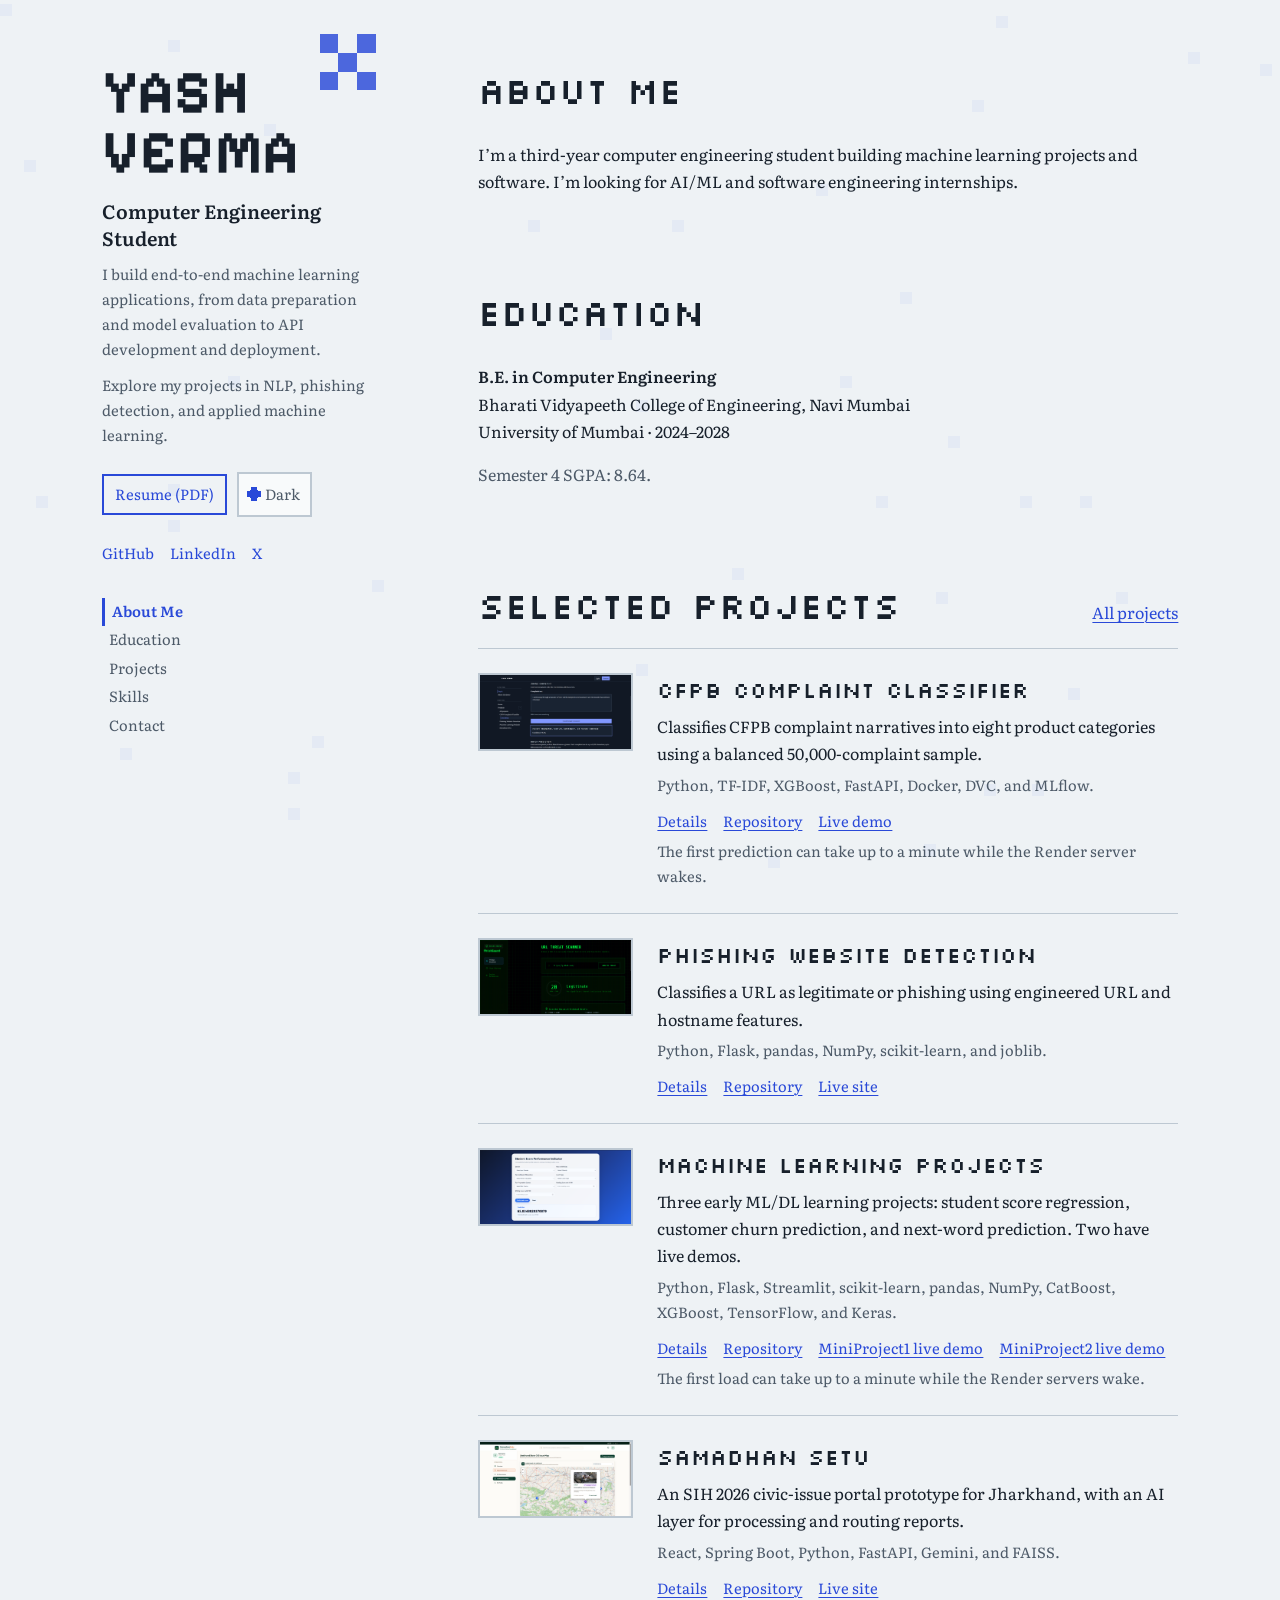
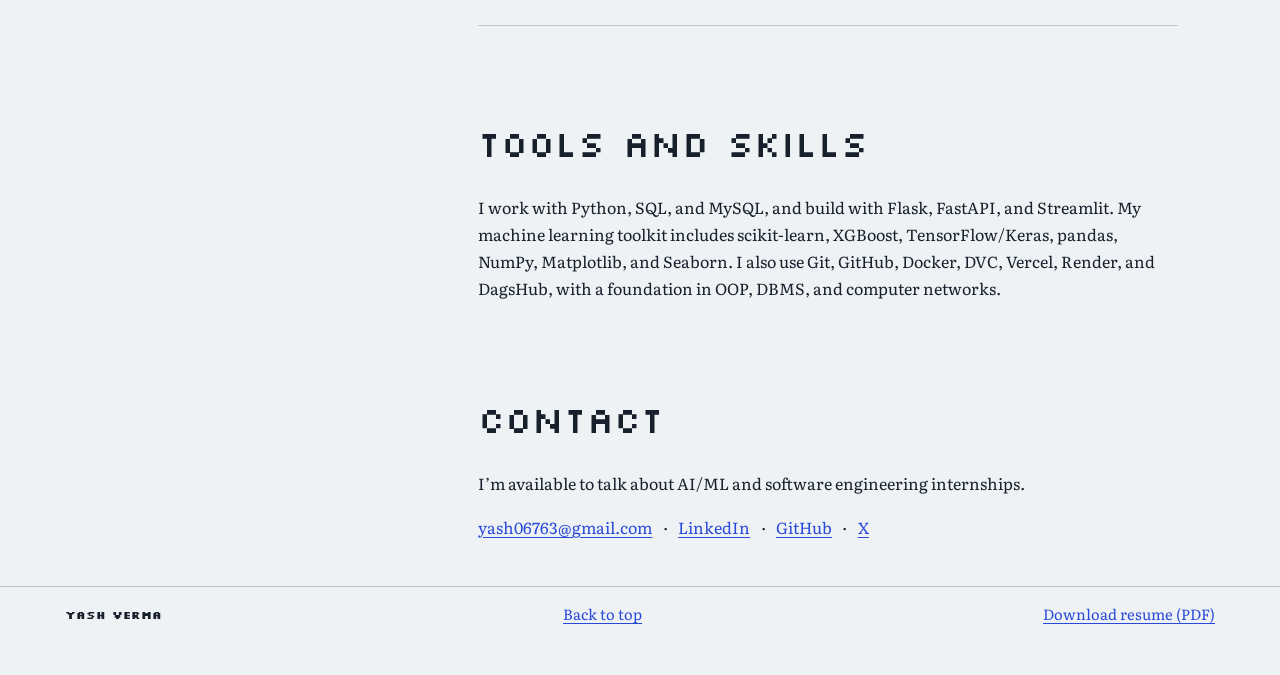
<file: index.html>
<!doctype html>
<html lang="en">
<head>
  <meta charset="utf-8">
  <meta name="viewport" content="width=device-width, initial-scale=1">
  <title>Yash Verma — Computer Engineering Student</title>
  <meta name="description" content="Yash Verma is a third-year computer engineering student looking for AI/ML and software engineering internships.">
  <meta property="og:type" content="website">
  <meta property="og:title" content="Yash Verma — Computer Engineering Student">
  <meta property="og:description" content="Projects, skills, and contact details for Yash Verma, a computer engineering student seeking internships.">
  <meta property="og:image" content="https://codeslavve.github.io/assets/og-portfolio.png">
  <meta property="og:image:width" content="1200">
  <meta property="og:image:height" content="630">
  <meta property="og:image:alt" content="Pixel-style Yash Verma portfolio preview, computer engineering student seeking AI/ML and software engineering internships.">
  <meta name="twitter:card" content="summary_large_image">
  <meta property="og:url" content="https://codeslavve.github.io/">
  <link rel="canonical" href="https://codeslavve.github.io/">
  <link rel="icon" href="/assets/favicon.svg" type="image/svg+xml">
  <link rel="stylesheet" href="/css/styles.css?v=4">
  <script>
    (() => {
      let theme = null;
      try {
        theme = localStorage.getItem("theme");
      } catch (error) {
        theme = null;
      }
      if (theme !== "light" && theme !== "dark") {
        theme = window.matchMedia("(prefers-color-scheme: dark)").matches ? "dark" : "light";
      }
      document.documentElement.dataset.theme = theme;
    })();
  </script>
  <script src="/js/main.js" defer></script>
  <script src="/js/pixel-effects.js?v=4" defer></script>
</head>
<body id="top" class="home-page">
  <a class="skip-link" href="#main">Skip to content</a>
  <canvas class="hero-canvas page-canvas" aria-hidden="true"></canvas>
  <div class="site-layout">
    <aside class="site-sidebar home-sidebar" aria-label="Profile and page navigation">
      <section class="profile-block hero" id="home" aria-labelledby="hero-title">
        <div class="hero-mark" aria-hidden="true"><span></span><span></span><span></span><span></span><span></span><span></span><span></span><span></span><span></span></div>
        <h1 id="hero-title">Yash<br>Verma</h1>
        <p class="profile-role">Computer Engineering Student</p>
        <div class="profile-copy">
          <p>I build end-to-end machine learning applications, from data preparation and model evaluation to API development and deployment.</p>
          <p>Explore my projects in NLP, phishing detection, and applied machine learning.</p>
        </div>
        <div class="profile-actions">
          <a class="button button-primary header-resume" href="/assets/Yash-Verma-Resume.pdf" download title="Download resume (PDF)">Resume (PDF)</a>
          <button class="theme-toggle" type="button" aria-pressed="false" aria-label="Switch to dark mode">Dark</button>
        </div>
        <nav class="profile-socials" aria-label="Social links">
          <a href="https://github.com/CodeSlavve" target="_blank" rel="noreferrer">GitHub</a>
          <a href="https://www.linkedin.com/in/yash-verma-304131406/" target="_blank" rel="noreferrer">LinkedIn</a>
          <a href="https://x.com/maalikk__" target="_blank" rel="noreferrer">X</a>
        </nav>
      </section>
      <button class="sidebar-toggle" type="button" aria-label="Toggle page navigation" aria-expanded="false" aria-controls="sidebar-content" hidden>Navigation</button>
      <div class="sidebar-content" id="sidebar-content">
        <noscript><nav class="noscript-sidebar" aria-label="Page sections"><a href="#about">About</a><a href="#education">Education</a><a href="#projects">Projects</a><a href="#skills">Skills</a><a href="#contact">Contact</a></nav></noscript>
      </div>
    </aside>
    <main id="main" class="page-shell">
    <section class="content-section home-about" id="about" aria-labelledby="about-heading">
      <h2 id="about-heading">About Me</h2>
      <p>I’m a third-year computer engineering student building machine learning projects and software. I’m looking for AI/ML and software engineering internships.</p>
    </section>

    <section class="content-section home-education" id="education" aria-labelledby="education-heading">
      <h2 id="education-heading">Education</h2>
      <p><strong>B.E. in Computer Engineering</strong><br>Bharati Vidyapeeth College of Engineering, Navi Mumbai<br>University of Mumbai · 2024–2028</p>
      <p>Semester 4 SGPA: 8.64.</p>
    </section>

    <section class="content-section" id="projects" aria-labelledby="projects-heading">
      <div class="section-heading-row">
        <h2 id="projects-heading">Selected projects</h2>
        <a class="quiet-link" href="/projects/">All projects</a>
      </div>
      <div class="project-list">
        <article class="project-entry home-project-entry">
          <img src="/assets/cfpb-complaint-classifier.png" alt="Complaint classifier demo showing an example prediction">
          <div class="home-project-copy">
            <h3><a href="/projects/cfpb-complaint-classifier.html">CFPB Complaint Classifier</a></h3>
            <p class="project-summary">Classifies CFPB complaint narratives into eight product categories using a balanced 50,000-complaint sample.</p>
            <p class="project-stack">Python, TF-IDF, XGBoost, FastAPI, Docker, DVC, and MLflow.</p>
            <div class="project-links">
              <a href="/projects/cfpb-complaint-classifier.html">Details</a>
              <a href="https://github.com/CodeSlavve/SupportTicket-ComplaintClassifier" target="_blank" rel="noreferrer">Repository</a>
              <a href="https://codeslavve.github.io/projects/cfpb-complaint-classifier-demo.html" target="_blank" rel="noreferrer">Live demo</a>
            </div>
            <p class="demo-wake-note">The first prediction can take up to a minute while the Render server wakes.</p>
          </div>
        </article>
        <article class="project-entry home-project-entry">
          <img src="/assets/phishing-website-detection.png" alt="Phishing URL scanner showing a sample website classification">
          <div class="home-project-copy">
            <h3><a href="/projects/phishing-website-detection.html">Phishing Website Detection</a></h3>
            <p class="project-summary">Classifies a URL as legitimate or phishing using engineered URL and hostname features.</p>
            <p class="project-stack">Python, Flask, pandas, NumPy, scikit-learn, and joblib.</p>
            <div class="project-links">
              <a href="/projects/phishing-website-detection.html">Details</a>
              <a href="https://github.com/Atharvsurya/PhishingWebsiteDetection" target="_blank" rel="noreferrer">Repository</a>
              <a href="https://phishguard-pearl.vercel.app" target="_blank" rel="noreferrer">Live site</a>
            </div>
          </div>
        </article>
        <article class="project-entry home-project-entry">
          <img src="/assets/ml-student-score-prediction.png" alt="Student maths-score prediction interface">
          <div class="home-project-copy">
            <h3><a href="/projects/machine-learning-projects.html">Machine Learning Projects</a></h3>
            <p class="project-summary">Three early ML/DL learning projects: student score regression, customer churn prediction, and next-word prediction. Two have live demos.</p>
            <p class="project-stack">Python, Flask, Streamlit, scikit-learn, pandas, NumPy, CatBoost, XGBoost, TensorFlow, and Keras.</p>
            <div class="project-links">
              <a href="/projects/machine-learning-projects.html">Details</a>
              <a href="https://github.com/CodeSlavve/mlprojects" target="_blank" rel="noreferrer">Repository</a>
              <a href="https://student-score-prediction-9mmm.onrender.com/" target="_blank" rel="noreferrer">MiniProject1 live demo</a>
              <a href="https://customer-churn-prediction-9mmm.onrender.com/" target="_blank" rel="noreferrer">MiniProject2 live demo</a>
            </div>
            <p class="demo-wake-note">The first load can take up to a minute while the Render servers wake.</p>
          </div>
        </article>
        <article class="project-entry home-project-entry">
          <img src="/assets/samadhan-setu.png" alt="Samadhan Setu citizen portal showing a civic issue map">
          <div class="home-project-copy">
            <h3><a href="/projects/samadhan-setu.html">Samadhan Setu</a></h3>
            <p class="project-summary">An SIH 2026 civic-issue portal prototype for Jharkhand, with an AI layer for processing and routing reports.</p>
            <p class="project-stack">React, Spring Boot, Python, FastAPI, Gemini, and FAISS.</p>
            <div class="project-links">
              <a href="/projects/samadhan-setu.html">Details</a>
              <a href="https://github.com/shetty141106/Samadhana_Setu" target="_blank" rel="noreferrer">Repository</a>
              <a href="https://samadhansetu2026.vercel.app/" target="_blank" rel="noreferrer">Live site</a>
            </div>
          </div>
        </article>
      </div>
    </section>

    <section class="content-section" id="skills" aria-labelledby="skills-heading">
      <h2 id="skills-heading">Tools and skills</h2>
      <p>I work with Python, SQL, and MySQL, and build with Flask, FastAPI, and Streamlit. My machine learning toolkit includes scikit-learn, XGBoost, TensorFlow/Keras, pandas, NumPy, Matplotlib, and Seaborn. I also use Git, GitHub, Docker, DVC, Vercel, Render, and DagsHub, with a foundation in OOP, DBMS, and computer networks.</p>
    </section>

    <section class="content-section contact-section" id="contact" aria-labelledby="contact-heading">
      <h2 id="contact-heading">Contact</h2>
      <p>I’m available to talk about AI/ML and software engineering internships.</p>
      <p class="social-links">
        <a class="contact-email" href="mailto:yash06763@gmail.com">yash06763@gmail.com</a>
        <span aria-hidden="true">·</span>
        <a href="https://www.linkedin.com/in/yash-verma-304131406/" target="_blank" rel="noreferrer">LinkedIn</a>
        <span aria-hidden="true">·</span>
        <a href="https://github.com/CodeSlavve" target="_blank" rel="noreferrer">GitHub</a>
        <span aria-hidden="true">·</span>
        <a href="https://x.com/maalikk__" target="_blank" rel="noreferrer">X</a>
      </p>
    </section>
    </main>
  </div>

  <footer class="site-footer">
    <div class="footer-inner">
      <a class="footer-name" href="/">Yash Verma</a>
      <a href="#top">Back to top</a>
      <a href="/assets/Yash-Verma-Resume.pdf" download title="Download resume (PDF)">Download resume (PDF)</a>
    </div>
  </footer>
</body>
</html>
</file>
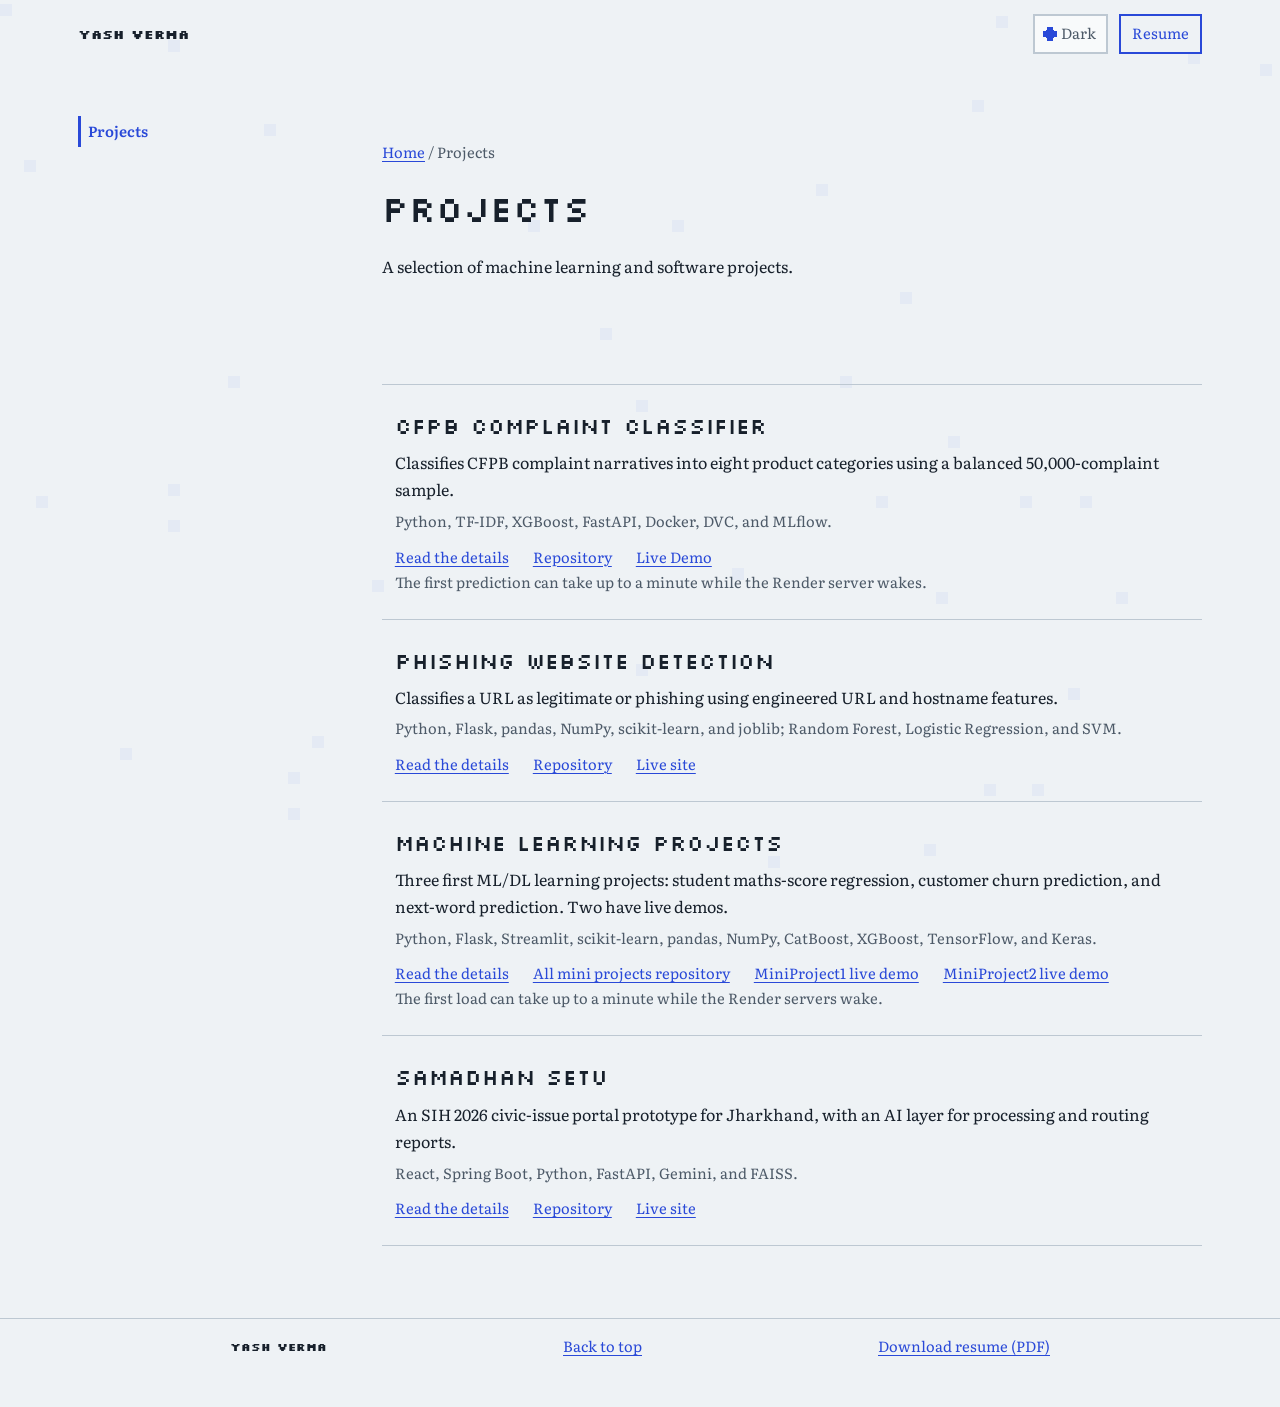
<file: projects/index.html>
<!doctype html>
<html lang="en">
<head>
  <meta charset="utf-8">
  <meta name="viewport" content="width=device-width, initial-scale=1">
  <title>Projects — Yash Verma</title>
  <meta name="description" content="Machine learning and software projects by Yash Verma, including a complaint classifier and phishing website detection.">
  <meta property="og:type" content="website">
  <meta property="og:title" content="Projects — Yash Verma">
  <meta property="og:description" content="Machine learning and software projects by Yash Verma.">
  <meta property="og:image" content="https://codeslavve.github.io/assets/og-portfolio.png">
  <meta property="og:image:width" content="1200">
  <meta property="og:image:height" content="630">
  <meta property="og:image:alt" content="Pixel-style Yash Verma portfolio preview, computer engineering student seeking AI/ML and software engineering internships.">
  <meta name="twitter:card" content="summary_large_image">
  <meta property="og:url" content="https://codeslavve.github.io/projects/">
  <link rel="canonical" href="https://codeslavve.github.io/projects/">
  <link rel="icon" href="/assets/favicon.svg" type="image/svg+xml">
  <link rel="stylesheet" href="/css/styles.css?v=2">
  <script>
    (() => {
      let theme = null;
      try {
        theme = localStorage.getItem("theme");
      } catch (error) {
        theme = null;
      }
      if (theme !== "light" && theme !== "dark") {
        theme = window.matchMedia("(prefers-color-scheme: dark)").matches ? "dark" : "light";
      }
      document.documentElement.dataset.theme = theme;
    })();
  </script>
  <script src="/js/main.js" defer></script>
  <script src="/js/pixel-effects.js?v=4" defer></script>
</head>
<body id="top">
  <a class="skip-link" href="#main">Skip to content</a>
  <header class="site-header">
    <div class="header-inner">
      <a class="brand" href="/" aria-label="Yash Verma, home">Yash Verma</a>
      <div class="header-actions">
        <button class="theme-toggle" type="button" aria-pressed="false" aria-label="Switch to dark mode">Dark</button>
        <a class="button button-primary header-resume" href="/assets/Yash-Verma-Resume.pdf" download title="Download resume (PDF)">Resume</a>
      </div>
    </div>
  </header>
  <div class="site-layout">
    <aside class="site-sidebar" aria-label="Page navigation">
      <button class="sidebar-toggle" type="button" aria-label="Toggle page navigation" aria-expanded="false" aria-controls="sidebar-content" hidden>Navigation</button>
      <div class="sidebar-content" id="sidebar-content">
        <noscript><nav class="noscript-sidebar" aria-label="Page sections"><a href="#projects">Projects</a></nav></noscript>
      </div>
    </aside>
  <main id="main" class="page-shell">
    <section class="content-section listing-intro" aria-labelledby="page-title">
      <p class="eyebrow"><a href="/">Home</a> / Projects</p>
      <h1 id="page-title">Projects</h1>
      <p>A selection of machine learning and software projects.</p>
    </section>
    <section class="content-section" id="projects" aria-label="Project list">
      <div class="project-list">
        <article class="project-entry">
          <h2><a href="/projects/cfpb-complaint-classifier.html">CFPB Complaint Classifier</a></h2>
          <p class="project-summary">Classifies CFPB complaint narratives into eight product categories using a balanced 50,000-complaint sample.</p>
          <p class="project-stack">Python, TF-IDF, XGBoost, FastAPI, Docker, DVC, and MLflow.</p>
          <div class="project-links">
            <a href="/projects/cfpb-complaint-classifier.html">Read the details</a>
            <a href="https://github.com/CodeSlavve/SupportTicket-ComplaintClassifier" target="_blank" rel="noreferrer">Repository</a>
            <a href="https://codeslavve.github.io/projects/cfpb-complaint-classifier-demo.html" target="_blank" rel="noreferrer">Live Demo</a>
          </div>
          <p class="demo-wake-note">The first prediction can take up to a minute while the Render server wakes.</p>
        </article>
        <article class="project-entry">
          <h2><a href="/projects/phishing-website-detection.html">Phishing Website Detection</a></h2>
          <p class="project-summary">Classifies a URL as legitimate or phishing using engineered URL and hostname features.</p>
          <p class="project-stack">Python, Flask, pandas, NumPy, scikit-learn, and joblib; Random Forest, Logistic Regression, and SVM.</p>
          <div class="project-links">
            <a href="/projects/phishing-website-detection.html">Read the details</a>
            <a href="https://github.com/Atharvsurya/PhishingWebsiteDetection" target="_blank" rel="noreferrer">Repository</a>
            <a href="https://phishguard-pearl.vercel.app" target="_blank" rel="noreferrer">Live site</a>
          </div>
        </article>
        <article class="project-entry">
          <h2><a href="/projects/machine-learning-projects.html">Machine learning projects</a></h2>
          <p class="project-summary">Three first ML/DL learning projects: student maths-score regression, customer churn prediction, and next-word prediction. Two have live demos.</p>
          <p class="project-stack">Python, Flask, Streamlit, scikit-learn, pandas, NumPy, CatBoost, XGBoost, TensorFlow, and Keras.</p>
          <div class="project-links">
            <a href="/projects/machine-learning-projects.html">Read the details</a>
            <a href="https://github.com/CodeSlavve/mlprojects" target="_blank" rel="noreferrer">All mini projects repository</a>
            <a href="https://student-score-prediction-9mmm.onrender.com/" target="_blank" rel="noreferrer">MiniProject1 live demo</a>
            <a href="https://customer-churn-prediction-9mmm.onrender.com/" target="_blank" rel="noreferrer">MiniProject2 live demo</a>
          </div>
          <p class="demo-wake-note">The first load can take up to a minute while the Render servers wake.</p>
        </article>
        <article class="project-entry">
          <h2><a href="/projects/samadhan-setu.html">Samadhan Setu</a></h2>
          <p class="project-summary">An SIH 2026 civic-issue portal prototype for Jharkhand, with an AI layer for processing and routing reports.</p>
          <p class="project-stack">React, Spring Boot, Python, FastAPI, Gemini, and FAISS.</p>
          <div class="project-links">
            <a href="/projects/samadhan-setu.html">Read the details</a>
            <a href="https://github.com/shetty141106/Samadhana_Setu" target="_blank" rel="noreferrer">Repository</a>
            <a href="https://samadhansetu2026.vercel.app/" target="_blank" rel="noreferrer">Live site</a>
          </div>
        </article>
      </div>
    </section>
  </main>
  </div>
  <footer class="site-footer">
    <div class="footer-inner">
      <a class="footer-name" href="/">Yash Verma</a>
      <a href="#top">Back to top</a>
      <a href="/assets/Yash-Verma-Resume.pdf" download title="Download resume (PDF)">Download resume (PDF)</a>
    </div>
  </footer>
</body>
</html>
</file>
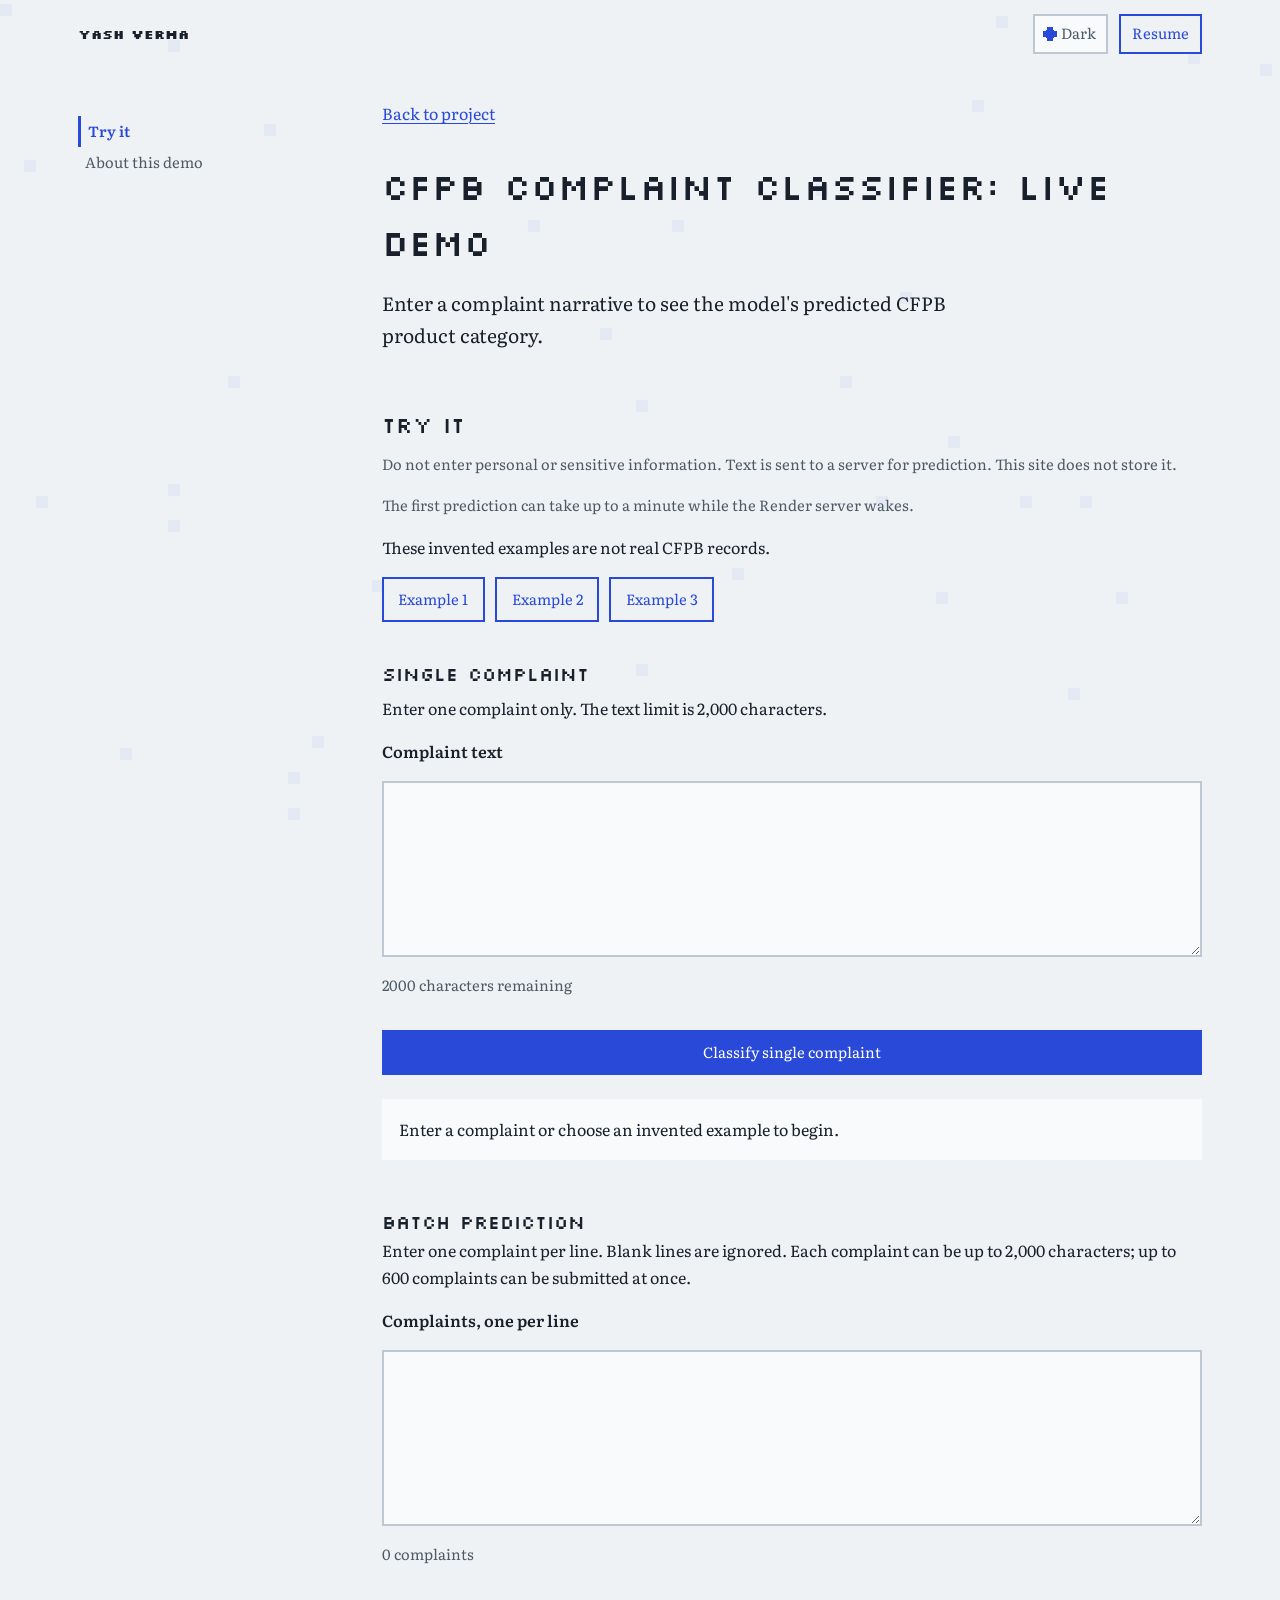
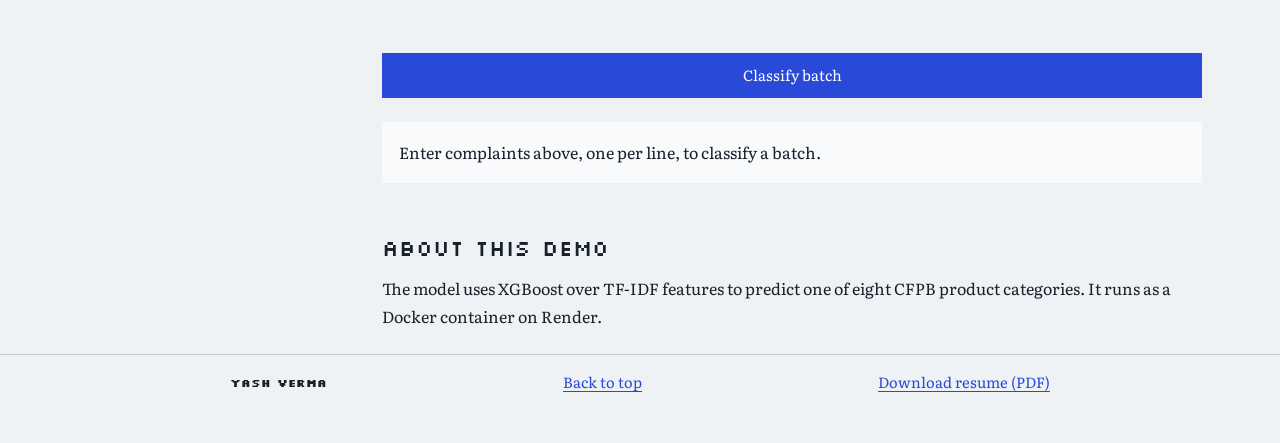
<file: projects/cfpb-complaint-classifier-demo.html>
<!doctype html>
<html lang="en">
<head>
  <meta charset="utf-8">
  <meta name="viewport" content="width=device-width, initial-scale=1">
  <title>CFPB Complaint Classifier: Live Demo — Yash Verma</title>
  <meta name="description" content="Try the live CFPB Complaint Classifier demo with invented sample complaints.">
  <meta property="og:type" content="website">
  <meta property="og:title" content="CFPB Complaint Classifier: Live Demo — Yash Verma">
  <meta property="og:description" content="Submit a complaint narrative to the live CFPB Complaint Classifier.">
  <meta property="og:image" content="https://codeslavve.github.io/assets/og-portfolio.png">
  <meta property="og:image:width" content="1200">
  <meta property="og:image:height" content="630">
  <meta property="og:image:alt" content="Pixel-style Yash Verma portfolio preview, computer engineering student seeking AI/ML and software engineering internships.">
  <meta name="twitter:card" content="summary_large_image">
  <meta property="og:url" content="https://codeslavve.github.io/projects/cfpb-complaint-classifier-demo.html">
  <link rel="canonical" href="https://codeslavve.github.io/projects/cfpb-complaint-classifier-demo.html">
  <link rel="icon" href="/assets/favicon.svg" type="image/svg+xml">
  <link rel="stylesheet" href="/css/styles.css?v=2">
  <script>
    (() => {
      let theme = null;
      try {
        theme = localStorage.getItem("theme");
      } catch (error) {
        theme = null;
      }
      if (theme !== "light" && theme !== "dark") {
        theme = window.matchMedia("(prefers-color-scheme: dark)").matches ? "dark" : "light";
      }
      document.documentElement.dataset.theme = theme;
    })();
  </script>
  <script src="/js/main.js" defer></script>
  <script src="/js/pixel-effects.js?v=4" defer></script>
  <script src="/js/cfpb-demo.js" defer></script>
</head>
<body id="top">
  <a class="skip-link" href="#main">Skip to content</a>
  <header class="site-header">
    <div class="header-inner">
      <a class="brand" href="/" aria-label="Yash Verma, home">Yash Verma</a>
      <div class="header-actions">
        <button class="theme-toggle" type="button" aria-pressed="false" aria-label="Switch to dark mode">Dark</button>
        <a class="button button-primary header-resume" href="/assets/Yash-Verma-Resume.pdf" download title="Download resume (PDF)">Resume</a>
      </div>
    </div>
  </header>
  <div class="site-layout">
    <aside class="site-sidebar" aria-label="Page navigation">
      <button class="sidebar-toggle" type="button" aria-label="Toggle page navigation" aria-expanded="false" aria-controls="sidebar-content" hidden>Navigation</button>
      <div class="sidebar-content" id="sidebar-content">
        <noscript><nav class="noscript-sidebar" aria-label="Page sections"><a href="#try-it">Try it</a><a href="#about-demo">About this demo</a></nav></noscript>
      </div>
    </aside>
    <main id="main" class="page-shell project-page">
      <a class="back-link" href="/projects/cfpb-complaint-classifier.html">Back to project</a>
      <header class="project-header">
        <h1>CFPB Complaint Classifier: live demo</h1>
        <p class="project-deck">Enter a complaint narrative to see the model's predicted CFPB product category.</p>
      </header>
      <div class="project-prose">
        <section id="try-it">
          <h2>Try it</h2>
          <p class="demo-privacy">Do not enter personal or sensitive information. Text is sent to a server for prediction. This site does not store it.</p>
          <p class="demo-wake-note">The first prediction can take up to a minute while the Render server wakes.</p>
          <p>These invented examples are not real CFPB records.</p>
          <div class="demo-examples" aria-label="Invented example complaints">
            <button class="button button-secondary" type="button" data-example="I found a charge on my credit card statement that I did not make, and the card company has not resolved my dispute.">Example 1</button>
            <button class="button button-secondary" type="button" data-example="My mortgage payment was received, but the account still shows it as overdue and added a late fee.">Example 2</button>
            <button class="button button-secondary" type="button" data-example="I sent money through a transfer service, but the recipient never received it and the transfer has not been refunded.">Example 3</button>
          </div>
          <p class="demo-status" id="demo-status" role="status" aria-live="polite"></p>
          <form class="demo-form" id="demo-form" novalidate>
            <h3 class="demo-form-heading">Single complaint</h3>
            <p>Enter one complaint only. The text limit is 2,000 characters.</p>
            <label class="demo-label" for="complaint-text">Complaint text</label>
            <textarea class="demo-textarea" id="complaint-text" name="complaint" maxlength="2000"></textarea>
            <p class="demo-counter" id="character-count" aria-live="off">2000 characters remaining</p>
            <button class="button button-primary" id="classify-button" type="submit">Classify single complaint</button>
          </form>
          <div class="demo-result" id="demo-result" role="status" aria-live="polite" aria-atomic="true" tabindex="-1">Enter a complaint or choose an invented example to begin.</div>
          <div class="demo-batch">
            <h3 class="demo-form-heading">Batch prediction</h3>
            <p>Enter one complaint per line. Blank lines are ignored. Each complaint can be up to 2,000 characters; up to 600 complaints can be submitted at once.</p>
            <form class="demo-form" id="batch-form" novalidate>
              <label class="demo-label" for="batch-complaints">Complaints, one per line</label>
              <textarea class="demo-textarea" id="batch-complaints" name="complaints" aria-describedby="batch-count" spellcheck="true"></textarea>
              <p class="demo-counter" id="batch-count" aria-live="off">0 complaints</p>
              <p class="demo-status" id="batch-status" role="status" aria-live="polite"></p>
              <button class="button button-primary" id="batch-button" type="submit">Classify batch</button>
            </form>
            <div class="demo-result" id="batch-result" role="status" aria-live="polite" aria-atomic="true" tabindex="-1">Enter complaints above, one per line, to classify a batch.</div>
          </div>
        </section>
        <section id="about-demo">
          <h2>About this demo</h2>
          <p>The model uses XGBoost over TF-IDF features to predict one of eight CFPB product categories. It runs as a Docker container on Render.</p>
        </section>
      </div>
    </main>
  </div>
  <footer class="site-footer">
    <div class="footer-inner">
      <a class="footer-name" href="/">Yash Verma</a>
      <a href="#top">Back to top</a>
      <a href="/assets/Yash-Verma-Resume.pdf" download title="Download resume (PDF)">Download resume (PDF)</a>
    </div>
  </footer>
</body>
</html>
</file>
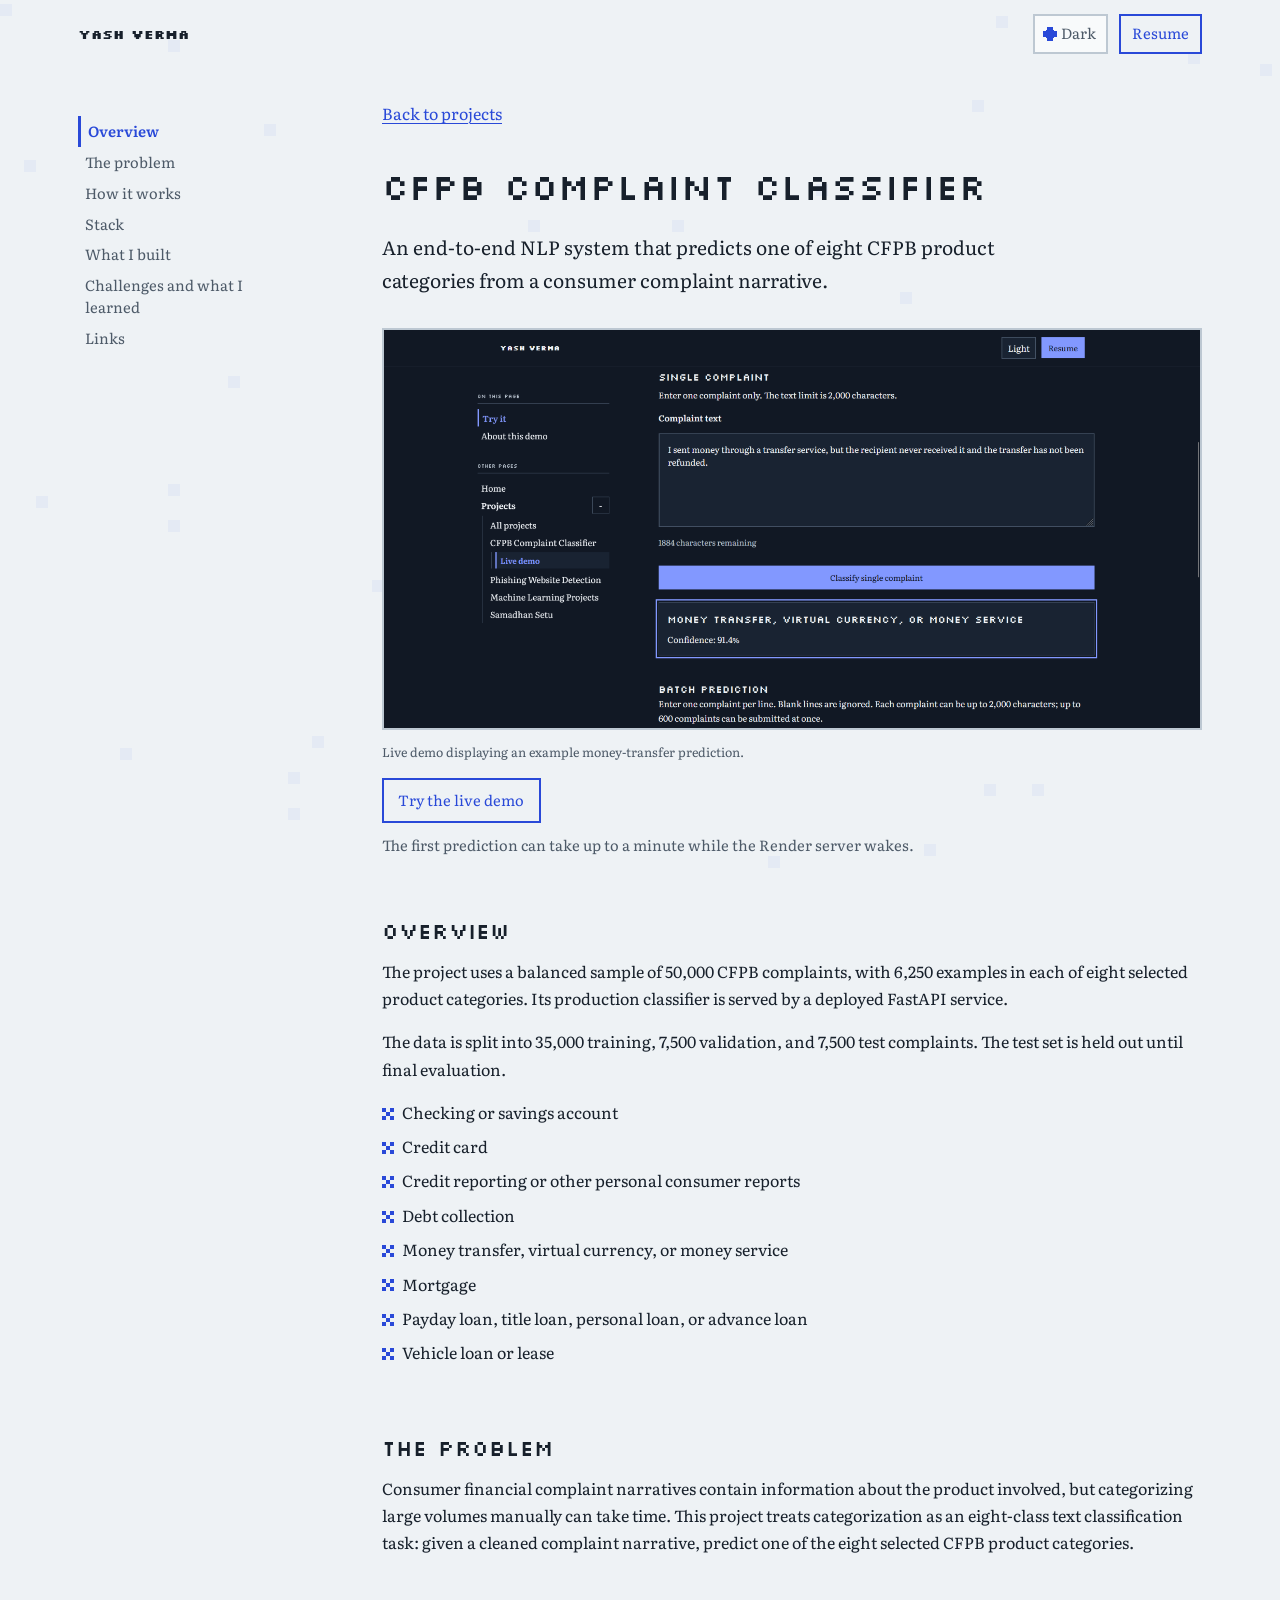
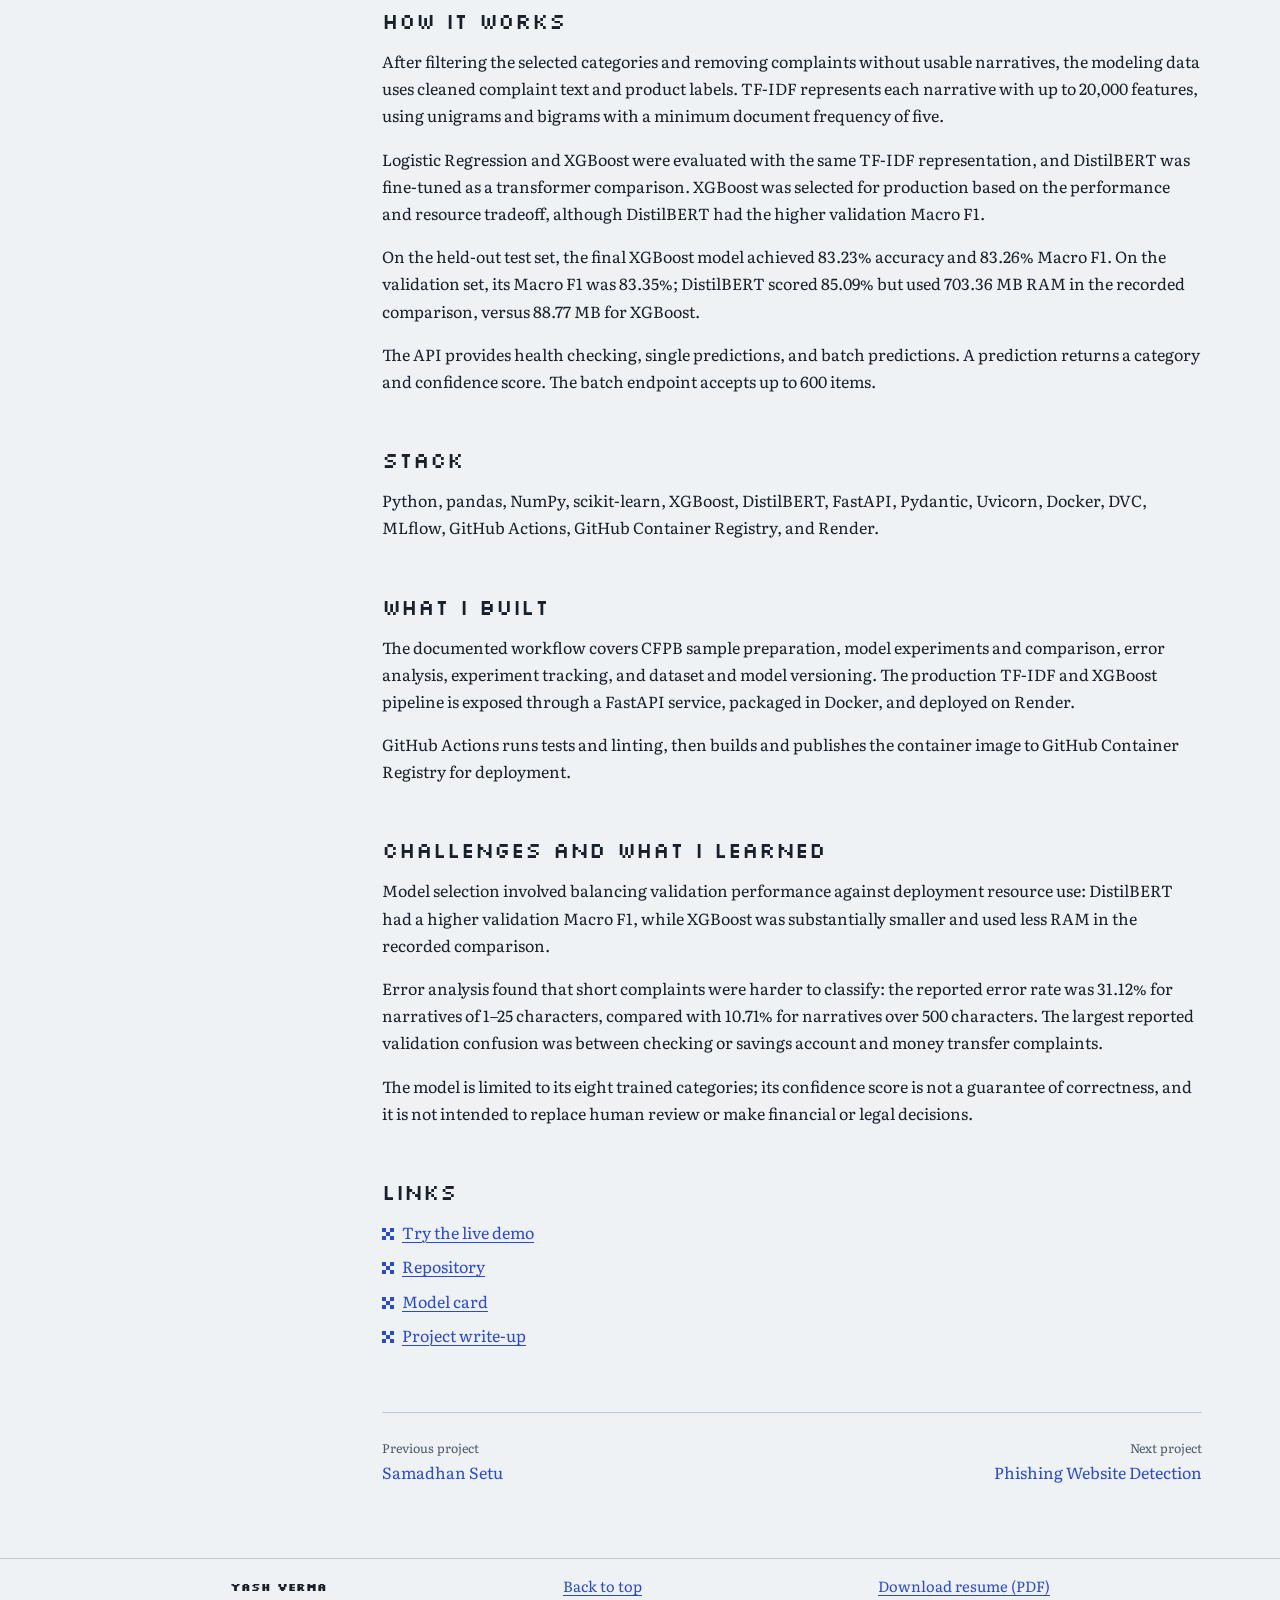
<file: projects/cfpb-complaint-classifier.html>
<!doctype html>
<html lang="en">
<head>
  <meta charset="utf-8">
  <meta name="viewport" content="width=device-width, initial-scale=1">
  <title>CFPB Complaint Classifier — Yash Verma</title>
  <meta name="description" content="An end-to-end MLOps project that classifies consumer complaint narratives into eight CFPB product categories.">
  <meta property="og:type" content="website">
  <meta property="og:title" content="CFPB Complaint Classifier — Yash Verma">
  <meta property="og:description" content="An end-to-end MLOps project for classifying consumer complaint narratives into eight CFPB product categories.">
  <meta property="og:image" content="https://codeslavve.github.io/assets/og-portfolio.png">
  <meta property="og:image:width" content="1200">
  <meta property="og:image:height" content="630">
  <meta property="og:image:alt" content="Pixel-style Yash Verma portfolio preview, computer engineering student seeking AI/ML and software engineering internships.">
  <meta name="twitter:card" content="summary_large_image">
  <meta property="og:url" content="https://codeslavve.github.io/projects/cfpb-complaint-classifier.html">
  <link rel="canonical" href="https://codeslavve.github.io/projects/cfpb-complaint-classifier.html">
  <link rel="icon" href="/assets/favicon.svg" type="image/svg+xml">
  <link rel="stylesheet" href="/css/styles.css?v=2">
  <script>
    (() => {
      let theme = null;
      try {
        theme = localStorage.getItem("theme");
      } catch (error) {
        theme = null;
      }
      if (theme !== "light" && theme !== "dark") {
        theme = window.matchMedia("(prefers-color-scheme: dark)").matches ? "dark" : "light";
      }
      document.documentElement.dataset.theme = theme;
    })();
  </script>
  <script src="/js/main.js" defer></script>
  <script src="/js/pixel-effects.js?v=4" defer></script>
</head>
<body id="top">
  <a class="skip-link" href="#main">Skip to content</a>
  <header class="site-header">
    <div class="header-inner">
      <a class="brand" href="/" aria-label="Yash Verma, home">Yash Verma</a>
      <div class="header-actions">
        <button class="theme-toggle" type="button" aria-pressed="false" aria-label="Switch to dark mode">Dark</button>
        <a class="button button-primary header-resume" href="/assets/Yash-Verma-Resume.pdf" download title="Download resume (PDF)">Resume</a>
      </div>
    </div>
  </header>
  <div class="site-layout">
  <aside class="site-sidebar" aria-label="Page navigation">
    <button class="sidebar-toggle" type="button" aria-label="Toggle page navigation" aria-expanded="false" aria-controls="sidebar-content" hidden>Navigation</button>
    <div class="sidebar-content" id="sidebar-content">
      <noscript><nav class="noscript-sidebar" aria-label="Page sections"><a href="#overview">Overview</a><a href="#problem">The problem</a><a href="#how-it-works">How it works</a><a href="#stack">Stack</a><a href="#what-i-built">What I built</a><a href="#challenges">Challenges and what I learned</a><a href="#links">Links</a></nav></noscript>
    </div>
  </aside>
  <main id="main" class="page-shell project-page">
    <a class="back-link" href="/projects/">Back to projects</a>
    <header class="project-header">
      <h1>CFPB Complaint Classifier</h1>
      <p class="project-deck">An end-to-end NLP system that predicts one of eight CFPB product categories from a consumer complaint narrative.</p>
    </header>
    <figure class="project-figure">
      <img src="/assets/cfpb-complaint-classifier.png" alt="CFPB Complaint Classifier demo showing a submitted synthetic money-transfer complaint and the predicted money-transfer category with 91.4% confidence.">
      <figcaption>Live demo displaying an example money-transfer prediction.</figcaption>
    </figure>
    <p class="demo-cta"><a class="button button-secondary" href="/projects/cfpb-complaint-classifier-demo.html">Try the live demo</a><span class="demo-wake-note">The first prediction can take up to a minute while the Render server wakes.</span></p>
    <div class="project-prose">
      <section id="overview">
        <h2>Overview</h2>
        <p>The project uses a balanced sample of 50,000 CFPB complaints, with 6,250 examples in each of eight selected product categories. Its production classifier is served by a deployed FastAPI service.</p>
        <p>The data is split into 35,000 training, 7,500 validation, and 7,500 test complaints. The test set is held out until final evaluation.</p>
        <ul>
          <li>Checking or savings account</li>
          <li>Credit card</li>
          <li>Credit reporting or other personal consumer reports</li>
          <li>Debt collection</li>
          <li>Money transfer, virtual currency, or money service</li>
          <li>Mortgage</li>
          <li>Payday loan, title loan, personal loan, or advance loan</li>
          <li>Vehicle loan or lease</li>
        </ul>
      </section>
      <section id="problem">
        <h2>The problem</h2>
        <p>Consumer financial complaint narratives contain information about the product involved, but categorizing large volumes manually can take time. This project treats categorization as an eight-class text classification task: given a cleaned complaint narrative, predict one of the eight selected CFPB product categories.</p>
      </section>
      <section id="how-it-works">
        <h2>How it works</h2>
        <p>After filtering the selected categories and removing complaints without usable narratives, the modeling data uses cleaned complaint text and product labels. TF-IDF represents each narrative with up to 20,000 features, using unigrams and bigrams with a minimum document frequency of five.</p>
        <p>Logistic Regression and XGBoost were evaluated with the same TF-IDF representation, and DistilBERT was fine-tuned as a transformer comparison. XGBoost was selected for production based on the performance and resource tradeoff, although DistilBERT had the higher validation Macro F1.</p>
        <p>On the held-out test set, the final XGBoost model achieved 83.23% accuracy and 83.26% Macro F1. On the validation set, its Macro F1 was 83.35%; DistilBERT scored 85.09% but used 703.36 MB RAM in the recorded comparison, versus 88.77 MB for XGBoost.</p>
        <p>The API provides health checking, single predictions, and batch predictions. A prediction returns a category and confidence score. The batch endpoint accepts up to 600 items.</p>
      </section>
      <section id="stack">
        <h2>Stack</h2>
        <p>Python, pandas, NumPy, scikit-learn, XGBoost, DistilBERT, FastAPI, Pydantic, Uvicorn, Docker, DVC, MLflow, GitHub Actions, GitHub Container Registry, and Render.</p>
      </section>
      <section id="what-i-built">
        <h2>What I built</h2>
        <p>The documented workflow covers CFPB sample preparation, model experiments and comparison, error analysis, experiment tracking, and dataset and model versioning. The production TF-IDF and XGBoost pipeline is exposed through a FastAPI service, packaged in Docker, and deployed on Render.</p>
        <p>GitHub Actions runs tests and linting, then builds and publishes the container image to GitHub Container Registry for deployment.</p>
      </section>
      <section id="challenges">
        <h2>Challenges and what I learned</h2>
        <p>Model selection involved balancing validation performance against deployment resource use: DistilBERT had a higher validation Macro F1, while XGBoost was substantially smaller and used less RAM in the recorded comparison.</p>
        <p>Error analysis found that short complaints were harder to classify: the reported error rate was 31.12% for narratives of 1–25 characters, compared with 10.71% for narratives over 500 characters. The largest reported validation confusion was between checking or savings account and money transfer complaints.</p>
        <p>The model is limited to its eight trained categories; its confidence score is not a guarantee of correctness, and it is not intended to replace human review or make financial or legal decisions.</p>
      </section>
      <section id="links">
        <h2>Links</h2>
        <ul class="plain-link-list">
          <li><a href="/projects/cfpb-complaint-classifier-demo.html">Try the live demo</a></li>
          <li><a href="https://github.com/CodeSlavve/SupportTicket-ComplaintClassifier" target="_blank" rel="noreferrer">Repository</a></li>
          <li><a href="https://github.com/CodeSlavve/SupportTicket-ComplaintClassifier/blob/main/docs/MODEL_CARD.md" target="_blank" rel="noreferrer">Model card</a></li>
          <li><a href="https://github.com/CodeSlavve/SupportTicket-ComplaintClassifier/blob/main/docs/project_writeup.md" target="_blank" rel="noreferrer">Project write-up</a></li>
        </ul>
      </section>
    </div>
    <nav class="project-pagination" aria-label="Project pagination">
      <a href="/projects/samadhan-setu.html"><span>Previous project</span>Samadhan Setu</a>
      <a href="/projects/phishing-website-detection.html"><span>Next project</span>Phishing Website Detection</a>
    </nav>
  </main>
  </div>
  <footer class="site-footer">
    <div class="footer-inner">
      <a class="footer-name" href="/">Yash Verma</a>
      <a href="#top">Back to top</a>
      <a href="/assets/Yash-Verma-Resume.pdf" download title="Download resume (PDF)">Download resume (PDF)</a>
    </div>
  </footer>
</body>
</html>
</file>
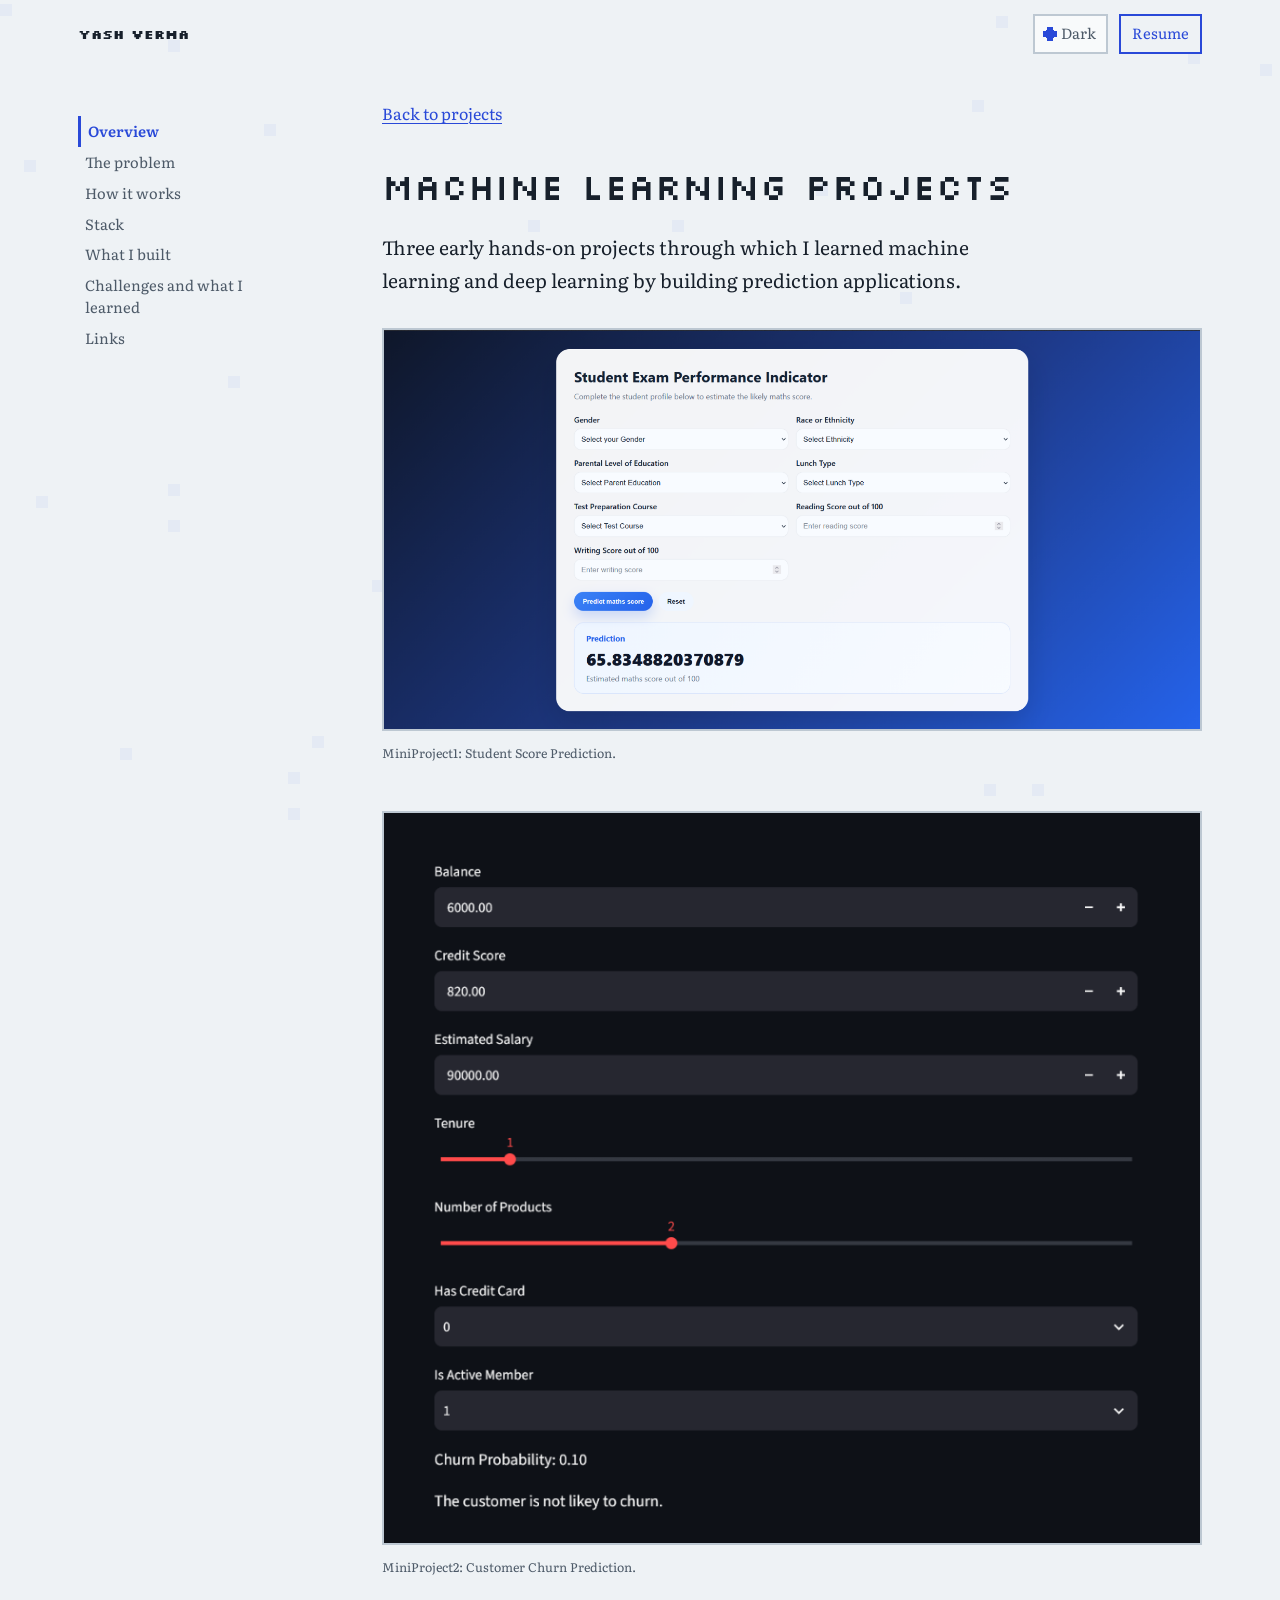
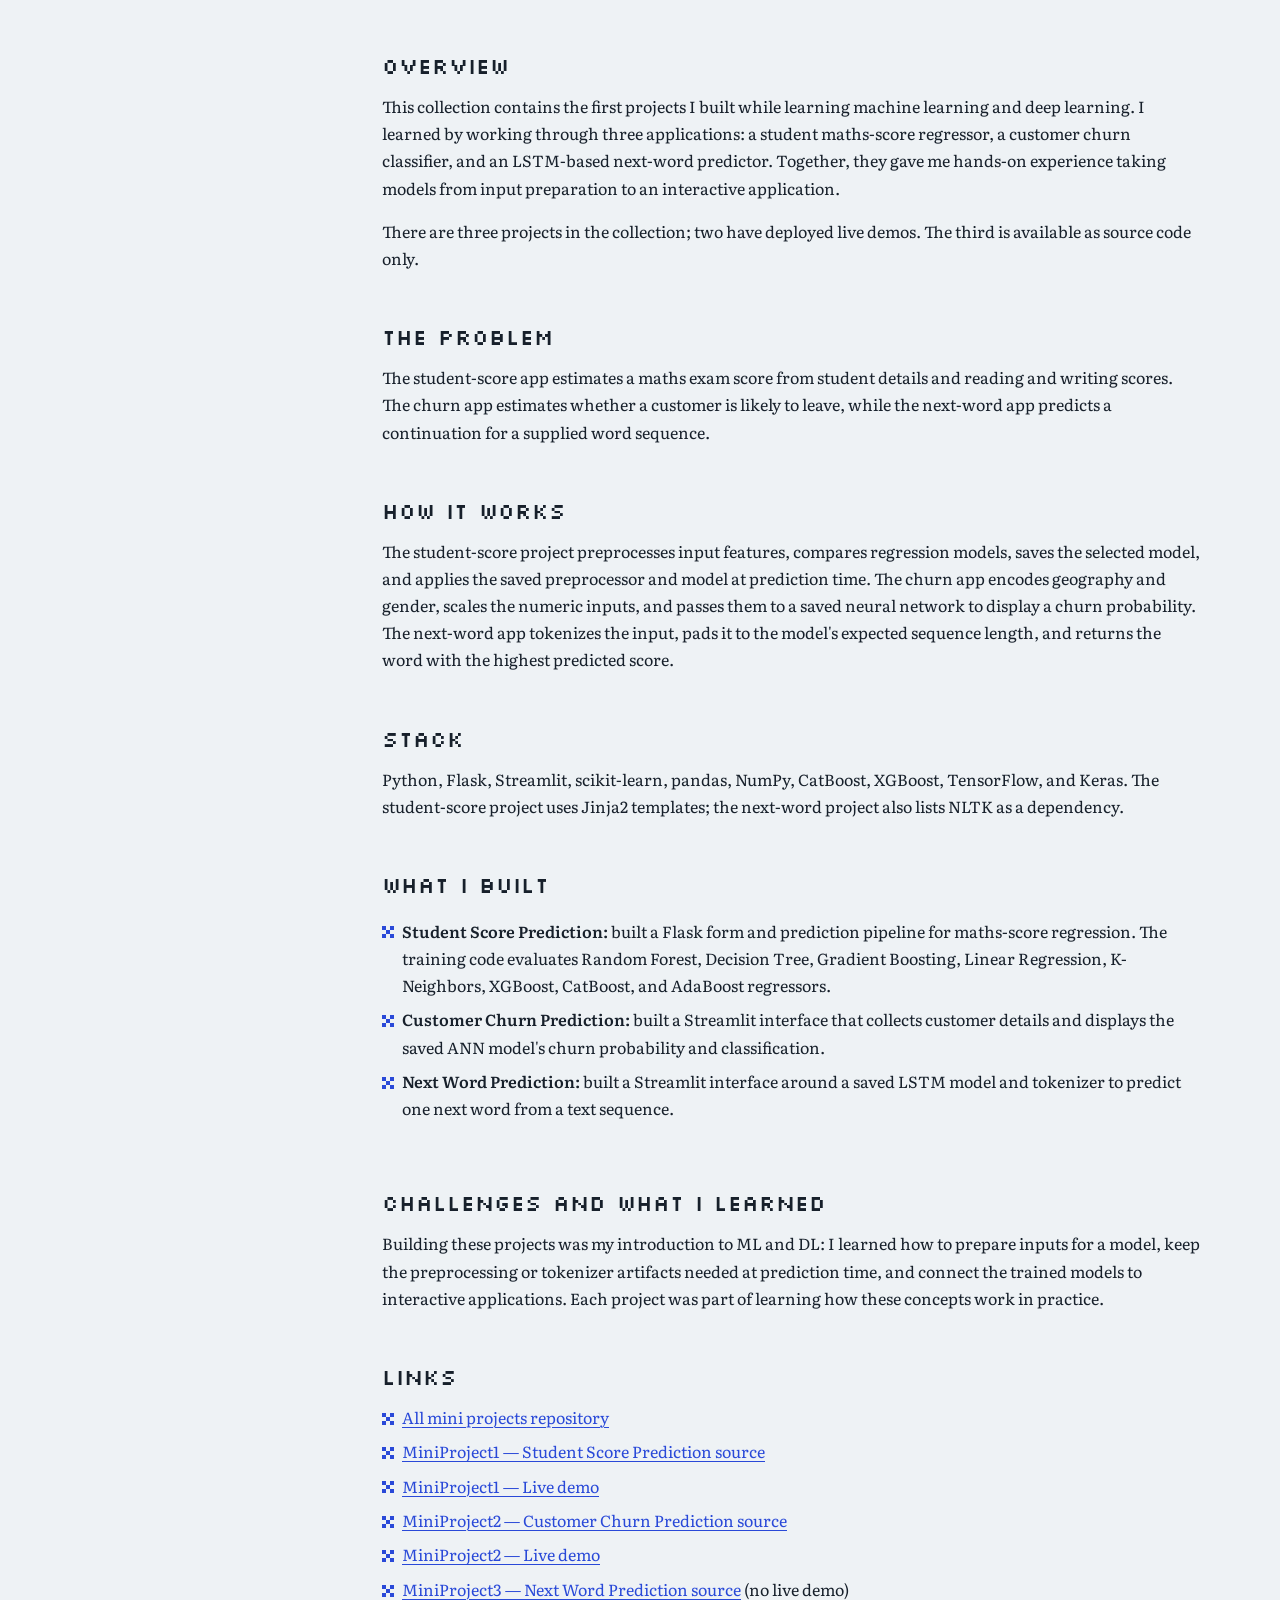
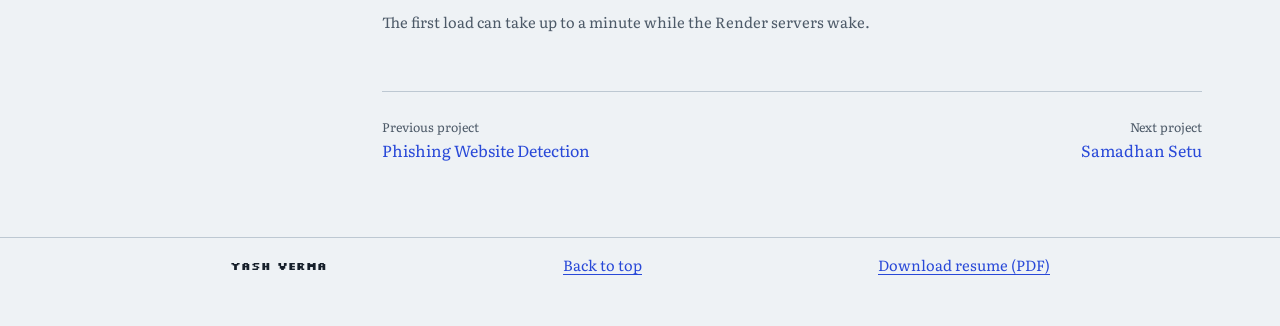
<file: projects/machine-learning-projects.html>
<!doctype html>
<html lang="en">
<head>
  <meta charset="utf-8">
  <meta name="viewport" content="width=device-width, initial-scale=1">
  <title>Machine Learning Projects — Yash Verma</title>
  <meta name="description" content="Three machine learning applications by Yash Verma: student score prediction, customer churn prediction, and next-word prediction.">
  <meta property="og:type" content="website">
  <meta property="og:title" content="Machine Learning Projects — Yash Verma">
  <meta property="og:description" content="Three machine learning applications by Yash Verma: student score prediction, customer churn prediction, and next-word prediction.">
  <meta property="og:image" content="https://codeslavve.github.io/assets/og-portfolio.png">
  <meta property="og:image:width" content="1200">
  <meta property="og:image:height" content="630">
  <meta property="og:image:alt" content="Pixel-style Yash Verma portfolio preview, computer engineering student seeking AI/ML and software engineering internships.">
  <meta name="twitter:card" content="summary_large_image">
  <meta property="og:url" content="https://codeslavve.github.io/projects/machine-learning-projects.html">
  <link rel="canonical" href="https://codeslavve.github.io/projects/machine-learning-projects.html">
  <link rel="icon" href="/assets/favicon.svg" type="image/svg+xml">
  <link rel="stylesheet" href="/css/styles.css?v=2">
  <script>
    (() => {
      let theme = null;
      try {
        theme = localStorage.getItem("theme");
      } catch (error) {
        theme = null;
      }
      if (theme !== "light" && theme !== "dark") {
        theme = window.matchMedia("(prefers-color-scheme: dark)").matches ? "dark" : "light";
      }
      document.documentElement.dataset.theme = theme;
    })();
  </script>
  <script src="/js/main.js" defer></script>
  <script src="/js/pixel-effects.js?v=4" defer></script>
</head>
<body id="top">
  <a class="skip-link" href="#main">Skip to content</a>
  <header class="site-header">
    <div class="header-inner">
      <a class="brand" href="/" aria-label="Yash Verma, home">Yash Verma</a>
      <div class="header-actions">
        <button class="theme-toggle" type="button" aria-pressed="false" aria-label="Switch to dark mode">Dark</button>
        <a class="button button-primary header-resume" href="/assets/Yash-Verma-Resume.pdf" download title="Download resume (PDF)">Resume</a>
      </div>
    </div>
  </header>
  <div class="site-layout">
  <aside class="site-sidebar" aria-label="Page navigation">
    <button class="sidebar-toggle" type="button" aria-label="Toggle page navigation" aria-expanded="false" aria-controls="sidebar-content" hidden>Navigation</button>
    <div class="sidebar-content" id="sidebar-content">
      <noscript><nav class="noscript-sidebar" aria-label="Page sections"><a href="#overview">Overview</a><a href="#problem">The problem</a><a href="#how-it-works">How it works</a><a href="#stack">Stack</a><a href="#what-i-built">What I built</a><a href="#challenges">Challenges and what I learned</a><a href="#links">Links</a></nav></noscript>
    </div>
  </aside>
  <main id="main" class="page-shell project-page">
    <a class="back-link" href="/projects/">Back to projects</a>
    <header class="project-header">
      <h1>Machine learning projects</h1>
      <p class="project-deck">Three early hands-on projects through which I learned machine learning and deep learning by building prediction applications.</p>
    </header>
    <figure class="project-figure">
      <img src="/assets/ml-student-score-prediction.png" alt="Screenshot of the Student Exam Performance Indicator form and its predicted maths score.">
      <figcaption>MiniProject1: Student Score Prediction.</figcaption>
    </figure>
    <figure class="project-figure">
      <img src="/assets/ml-customer-churn-prediction.png" alt="Screenshot of the Customer Churn Prediction form with customer inputs and a churn probability result.">
      <figcaption>MiniProject2: Customer Churn Prediction.</figcaption>
    </figure>
    <div class="project-prose">
      <section id="overview">
        <h2>Overview</h2>
        <p>This collection contains the first projects I built while learning machine learning and deep learning. I learned by working through three applications: a student maths-score regressor, a customer churn classifier, and an LSTM-based next-word predictor. Together, they gave me hands-on experience taking models from input preparation to an interactive application.</p>
        <p>There are three projects in the collection; two have deployed live demos. The third is available as source code only.</p>
      </section>
      <section id="problem">
        <h2>The problem</h2>
        <p>The student-score app estimates a maths exam score from student details and reading and writing scores. The churn app estimates whether a customer is likely to leave, while the next-word app predicts a continuation for a supplied word sequence.</p>
      </section>
      <section id="how-it-works">
        <h2>How it works</h2>
        <p>The student-score project preprocesses input features, compares regression models, saves the selected model, and applies the saved preprocessor and model at prediction time. The churn app encodes geography and gender, scales the numeric inputs, and passes them to a saved neural network to display a churn probability. The next-word app tokenizes the input, pads it to the model's expected sequence length, and returns the word with the highest predicted score.</p>
      </section>
      <section id="stack">
        <h2>Stack</h2>
        <p>Python, Flask, Streamlit, scikit-learn, pandas, NumPy, CatBoost, XGBoost, TensorFlow, and Keras. The student-score project uses Jinja2 templates; the next-word project also lists NLTK as a dependency.</p>
      </section>
      <section id="what-i-built">
        <h2>What I built</h2>
        <ul>
          <li><strong>Student Score Prediction:</strong> built a Flask form and prediction pipeline for maths-score regression. The training code evaluates Random Forest, Decision Tree, Gradient Boosting, Linear Regression, K-Neighbors, XGBoost, CatBoost, and AdaBoost regressors.</li>
          <li><strong>Customer Churn Prediction:</strong> built a Streamlit interface that collects customer details and displays the saved ANN model's churn probability and classification.</li>
          <li><strong>Next Word Prediction:</strong> built a Streamlit interface around a saved LSTM model and tokenizer to predict one next word from a text sequence.</li>
        </ul>
      </section>
      <section id="challenges">
        <h2>Challenges and what I learned</h2>
        <p>Building these projects was my introduction to ML and DL: I learned how to prepare inputs for a model, keep the preprocessing or tokenizer artifacts needed at prediction time, and connect the trained models to interactive applications. Each project was part of learning how these concepts work in practice.</p>
      </section>
      <section id="links">
        <h2>Links</h2>
        <ul class="plain-link-list">
          <li><a href="https://github.com/CodeSlavve/mlprojects" target="_blank" rel="noreferrer">All mini projects repository</a></li>
          <li><a href="https://github.com/CodeSlavve/mlprojects/tree/main/student-score-prediction-using-ML" target="_blank" rel="noreferrer">MiniProject1 — Student Score Prediction source</a></li>
          <li><a href="https://student-score-prediction-9mmm.onrender.com/" target="_blank" rel="noreferrer">MiniProject1 — Live demo</a></li>
          <li><a href="https://github.com/CodeSlavve/mlprojects/tree/main/customer-churn-prediction-using-ANN" target="_blank" rel="noreferrer">MiniProject2 — Customer Churn Prediction source</a></li>
          <li><a href="https://customer-churn-prediction-9mmm.onrender.com/" target="_blank" rel="noreferrer">MiniProject2 — Live demo</a></li>
          <li><a href="https://github.com/CodeSlavve/mlprojects/tree/main/next-word-predictor-using-LSTM" target="_blank" rel="noreferrer">MiniProject3 — Next Word Prediction source</a> (no live demo)</li>
        </ul>
        <p class="demo-wake-note">The first load can take up to a minute while the Render servers wake.</p>
      </section>
    </div>
    <nav class="project-pagination" aria-label="Project pagination">
      <a href="/projects/phishing-website-detection.html"><span>Previous project</span>Phishing Website Detection</a>
      <a href="/projects/samadhan-setu.html"><span>Next project</span>Samadhan Setu</a>
    </nav>
  </main>
  </div>
  <footer class="site-footer">
    <div class="footer-inner">
      <a class="footer-name" href="/">Yash Verma</a>
      <a href="#top">Back to top</a>
      <a href="/assets/Yash-Verma-Resume.pdf" download title="Download resume (PDF)">Download resume (PDF)</a>
    </div>
  </footer>
</body>
</html>
</file>
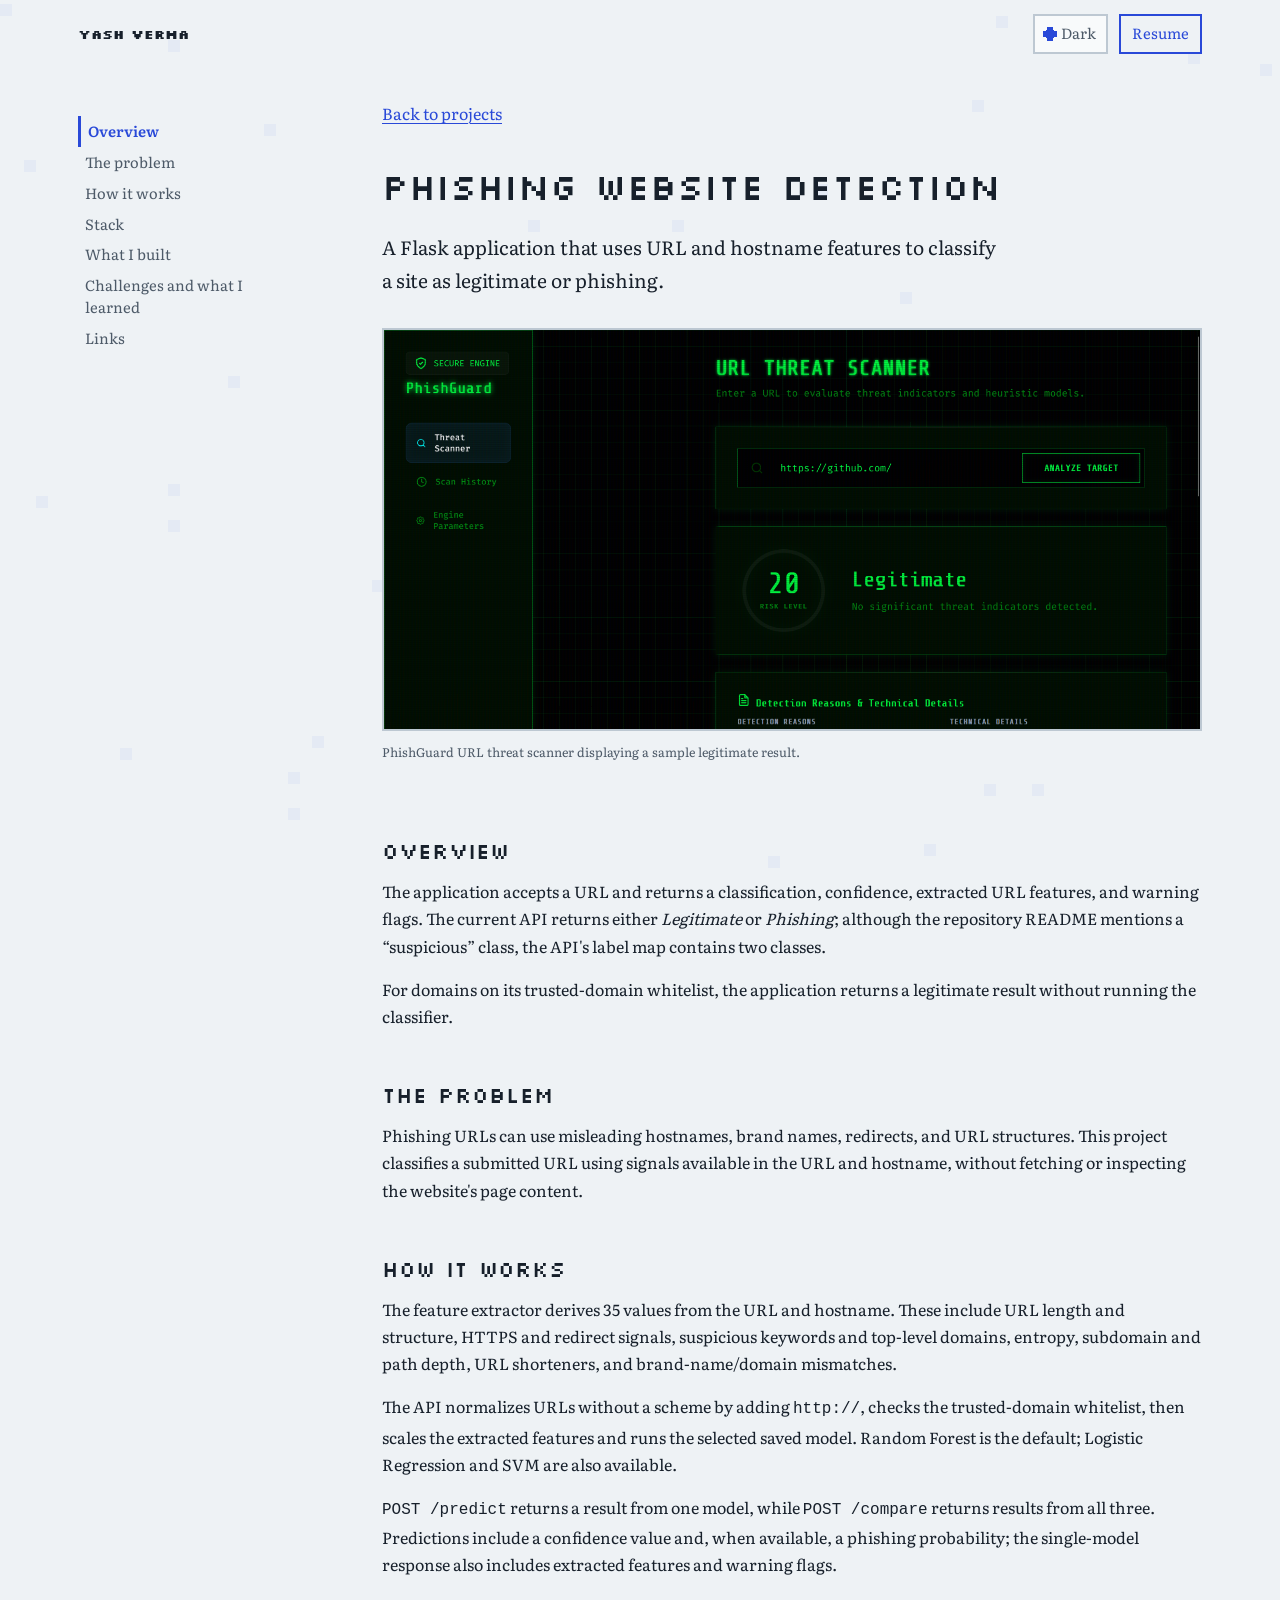
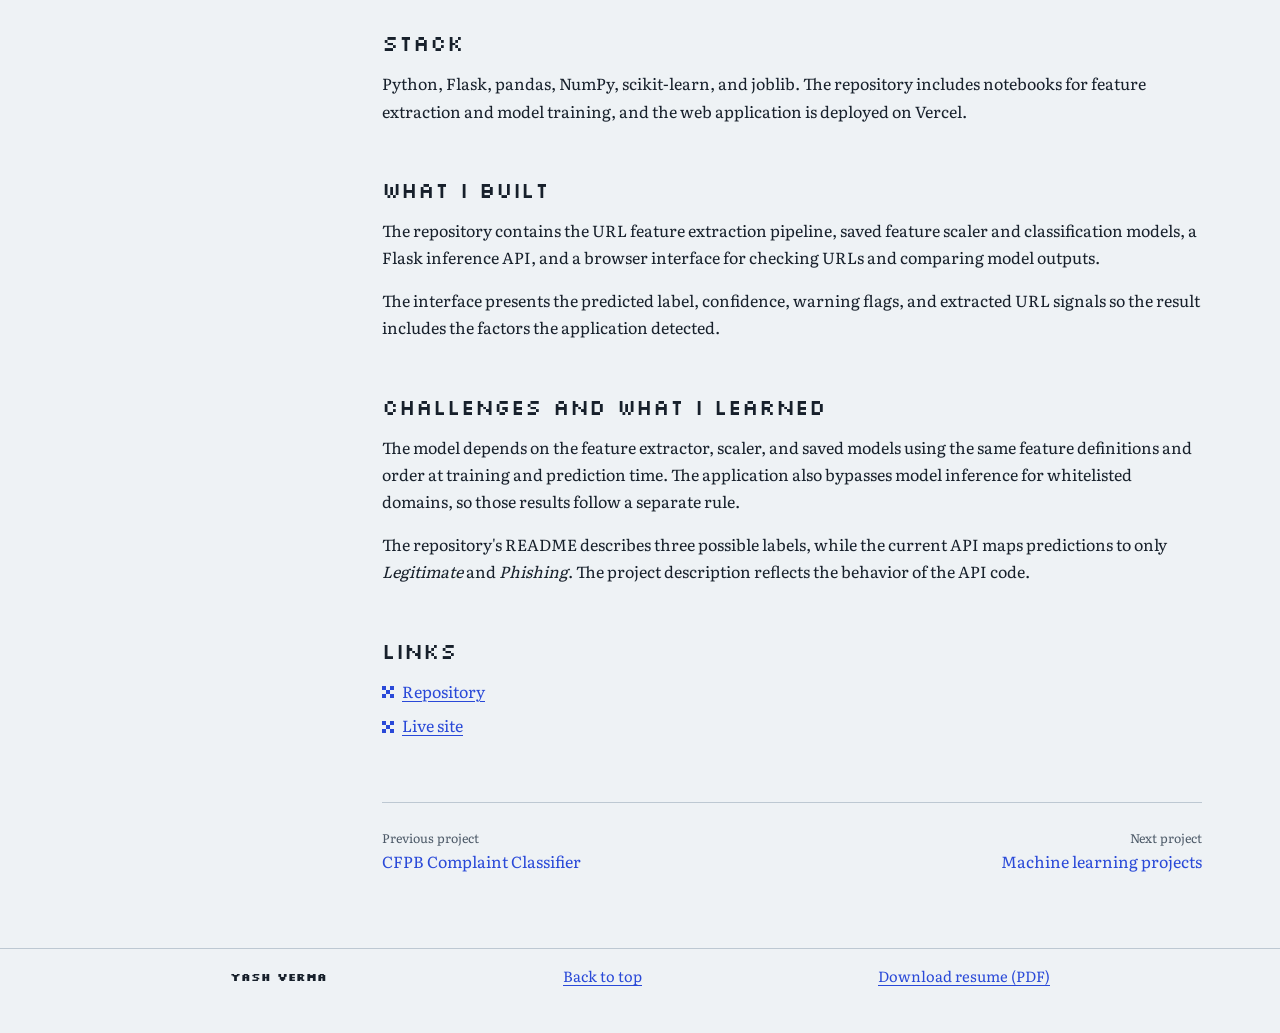
<file: projects/phishing-website-detection.html>
<!doctype html>
<html lang="en">
<head>
  <meta charset="utf-8">
  <meta name="viewport" content="width=device-width, initial-scale=1">
  <title>Phishing Website Detection — Yash Verma</title>
  <meta name="description" content="A Flask application that extracts URL and hostname signals to classify websites as legitimate or phishing, with Random Forest, Logistic Regression, and SVM models.">
  <meta property="og:type" content="website">
  <meta property="og:title" content="Phishing Website Detection — Yash Verma">
  <meta property="og:description" content="A Flask application that classifies URLs as legitimate or phishing using engineered URL and hostname features.">
  <meta property="og:image" content="https://codeslavve.github.io/assets/og-portfolio.png">
  <meta property="og:image:width" content="1200">
  <meta property="og:image:height" content="630">
  <meta property="og:image:alt" content="Pixel-style Yash Verma portfolio preview, computer engineering student seeking AI/ML and software engineering internships.">
  <meta name="twitter:card" content="summary_large_image">
  <meta property="og:url" content="https://codeslavve.github.io/projects/phishing-website-detection.html">
  <link rel="canonical" href="https://codeslavve.github.io/projects/phishing-website-detection.html">
  <link rel="icon" href="/assets/favicon.svg" type="image/svg+xml">
  <link rel="stylesheet" href="/css/styles.css?v=2">
  <script>
    (() => {
      let theme = null;
      try {
        theme = localStorage.getItem("theme");
      } catch (error) {
        theme = null;
      }
      if (theme !== "light" && theme !== "dark") {
        theme = window.matchMedia("(prefers-color-scheme: dark)").matches ? "dark" : "light";
      }
      document.documentElement.dataset.theme = theme;
    })();
  </script>
  <script src="/js/main.js" defer></script>
  <script src="/js/pixel-effects.js?v=4" defer></script>
</head>
<body id="top">
  <a class="skip-link" href="#main">Skip to content</a>
  <header class="site-header">
    <div class="header-inner">
      <a class="brand" href="/" aria-label="Yash Verma, home">Yash Verma</a>
      <div class="header-actions">
        <button class="theme-toggle" type="button" aria-pressed="false" aria-label="Switch to dark mode">Dark</button>
        <a class="button button-primary header-resume" href="/assets/Yash-Verma-Resume.pdf" download title="Download resume (PDF)">Resume</a>
      </div>
    </div>
  </header>
  <div class="site-layout">
  <aside class="site-sidebar" aria-label="Page navigation">
    <button class="sidebar-toggle" type="button" aria-label="Toggle page navigation" aria-expanded="false" aria-controls="sidebar-content" hidden>Navigation</button>
    <div class="sidebar-content" id="sidebar-content">
      <noscript><nav class="noscript-sidebar" aria-label="Page sections"><a href="#overview">Overview</a><a href="#problem">The problem</a><a href="#how-it-works">How it works</a><a href="#stack">Stack</a><a href="#what-i-built">What I built</a><a href="#challenges">Challenges and what I learned</a><a href="#links">Links</a></nav></noscript>
    </div>
  </aside>
  <main id="main" class="page-shell project-page">
    <a class="back-link" href="/projects/">Back to projects</a>
    <header class="project-header">
      <h1>Phishing Website Detection</h1>
      <p class="project-deck">A Flask application that uses URL and hostname features to classify a site as legitimate or phishing.</p>
    </header>
    <figure class="project-figure">
      <img src="/assets/phishing-website-detection.png" alt="PhishGuard URL threat scanner showing a URL input, a legitimate classification with risk level 20, and detection details.">
      <figcaption>PhishGuard URL threat scanner displaying a sample legitimate result.</figcaption>
    </figure>
    <div class="project-prose">
      <section id="overview">
        <h2>Overview</h2>
        <p>The application accepts a URL and returns a classification, confidence, extracted URL features, and warning flags. The current API returns either <em>Legitimate</em> or <em>Phishing</em>; although the repository README mentions a “suspicious” class, the API's label map contains two classes.</p>
        <p>For domains on its trusted-domain whitelist, the application returns a legitimate result without running the classifier.</p>
      </section>
      <section id="problem">
        <h2>The problem</h2>
        <p>Phishing URLs can use misleading hostnames, brand names, redirects, and URL structures. This project classifies a submitted URL using signals available in the URL and hostname, without fetching or inspecting the website's page content.</p>
      </section>
      <section id="how-it-works">
        <h2>How it works</h2>
        <p>The feature extractor derives 35 values from the URL and hostname. These include URL length and structure, HTTPS and redirect signals, suspicious keywords and top-level domains, entropy, subdomain and path depth, URL shorteners, and brand-name/domain mismatches.</p>
        <p>The API normalizes URLs without a scheme by adding <code>http://</code>, checks the trusted-domain whitelist, then scales the extracted features and runs the selected saved model. Random Forest is the default; Logistic Regression and SVM are also available.</p>
        <p><code>POST /predict</code> returns a result from one model, while <code>POST /compare</code> returns results from all three. Predictions include a confidence value and, when available, a phishing probability; the single-model response also includes extracted features and warning flags.</p>
      </section>
      <section id="stack">
        <h2>Stack</h2>
        <p>Python, Flask, pandas, NumPy, scikit-learn, and joblib. The repository includes notebooks for feature extraction and model training, and the web application is deployed on Vercel.</p>
      </section>
      <section id="what-i-built">
        <h2>What I built</h2>
        <p>The repository contains the URL feature extraction pipeline, saved feature scaler and classification models, a Flask inference API, and a browser interface for checking URLs and comparing model outputs.</p>
        <p>The interface presents the predicted label, confidence, warning flags, and extracted URL signals so the result includes the factors the application detected.</p>
      </section>
      <section id="challenges">
        <h2>Challenges and what I learned</h2>
        <p>The model depends on the feature extractor, scaler, and saved models using the same feature definitions and order at training and prediction time. The application also bypasses model inference for whitelisted domains, so those results follow a separate rule.</p>
        <p>The repository's README describes three possible labels, while the current API maps predictions to only <em>Legitimate</em> and <em>Phishing</em>. The project description reflects the behavior of the API code.</p>
      </section>
      <section id="links">
        <h2>Links</h2>
        <ul class="plain-link-list">
          <li><a href="https://github.com/Atharvsurya/PhishingWebsiteDetection" target="_blank" rel="noreferrer">Repository</a></li>
          <li><a href="https://phishguard-pearl.vercel.app" target="_blank" rel="noreferrer">Live site</a></li>
        </ul>
      </section>
    </div>
    <nav class="project-pagination" aria-label="Project pagination">
      <a href="/projects/cfpb-complaint-classifier.html"><span>Previous project</span>CFPB Complaint Classifier</a>
      <a href="/projects/machine-learning-projects.html"><span>Next project</span>Machine learning projects</a>
    </nav>
  </main>
  </div>
  <footer class="site-footer">
    <div class="footer-inner">
      <a class="footer-name" href="/">Yash Verma</a>
      <a href="#top">Back to top</a>
      <a href="/assets/Yash-Verma-Resume.pdf" download title="Download resume (PDF)">Download resume (PDF)</a>
    </div>
  </footer>
</body>
</html>
</file>
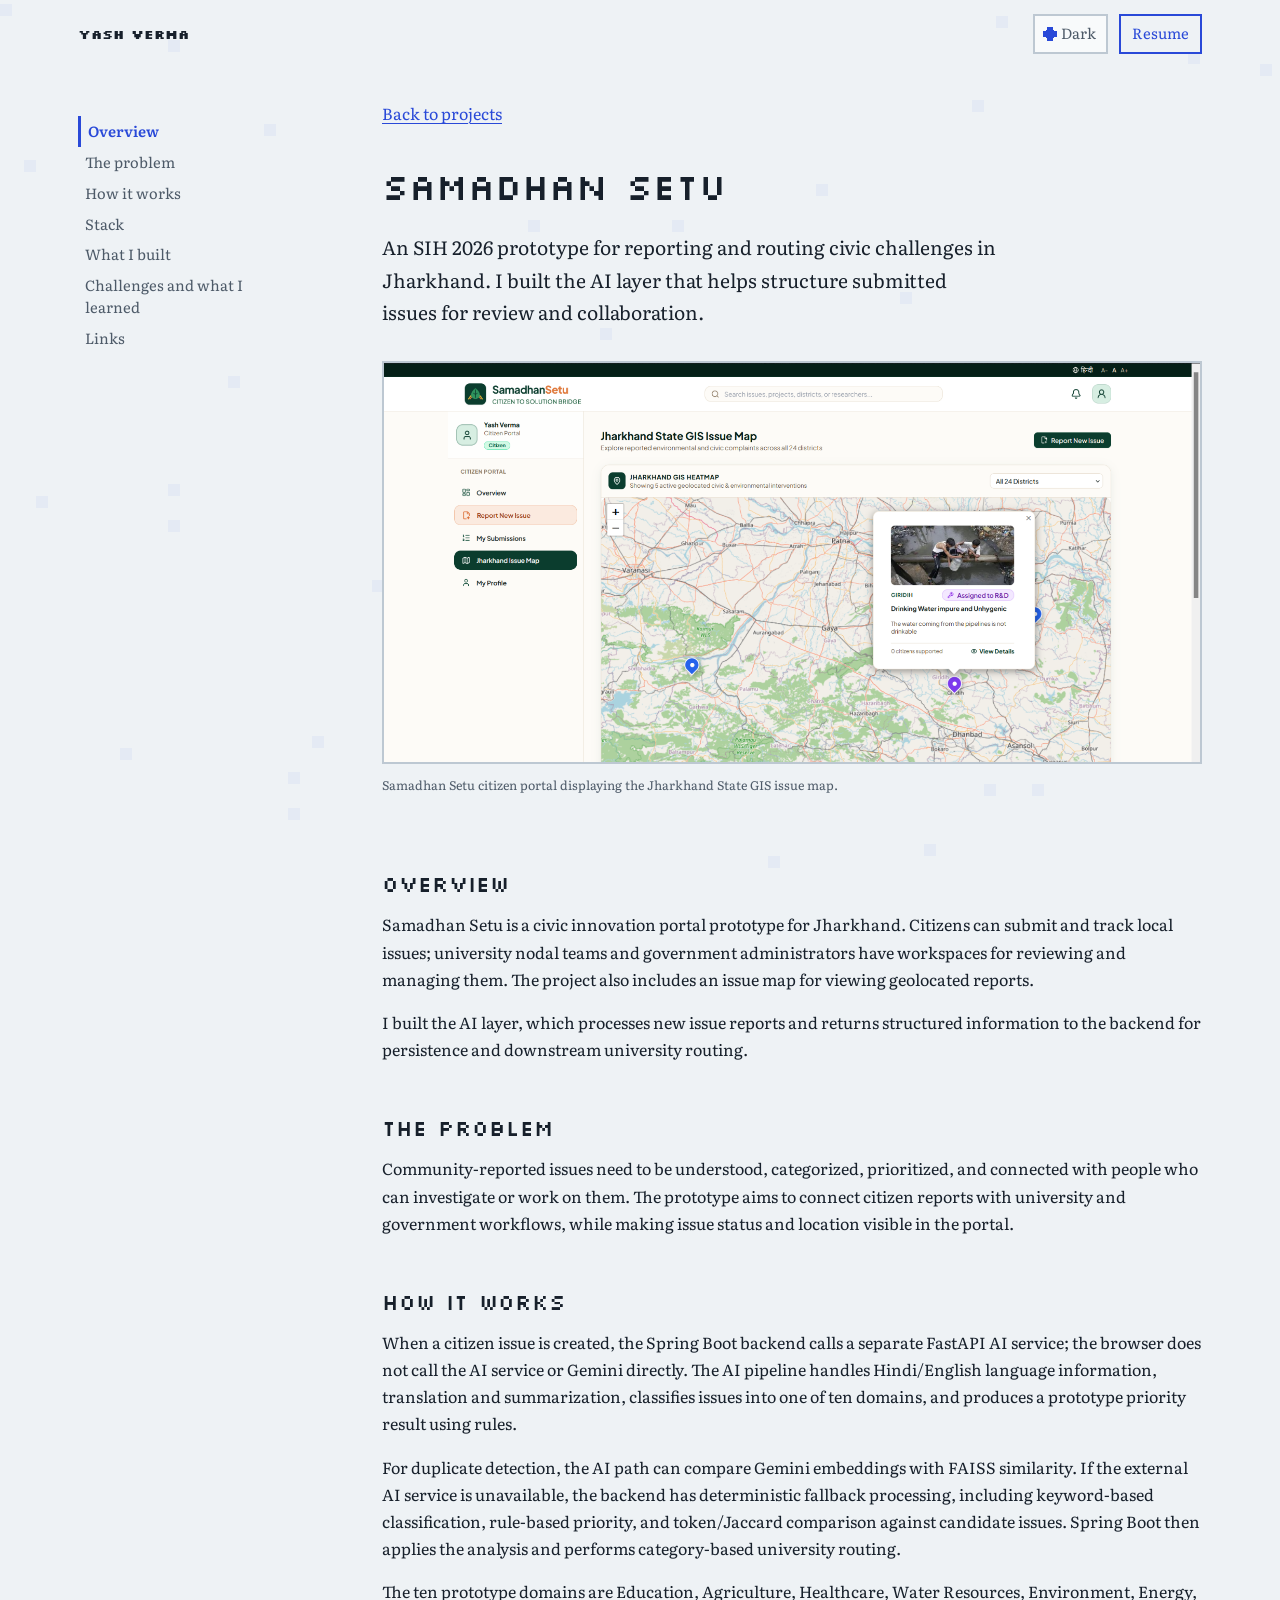
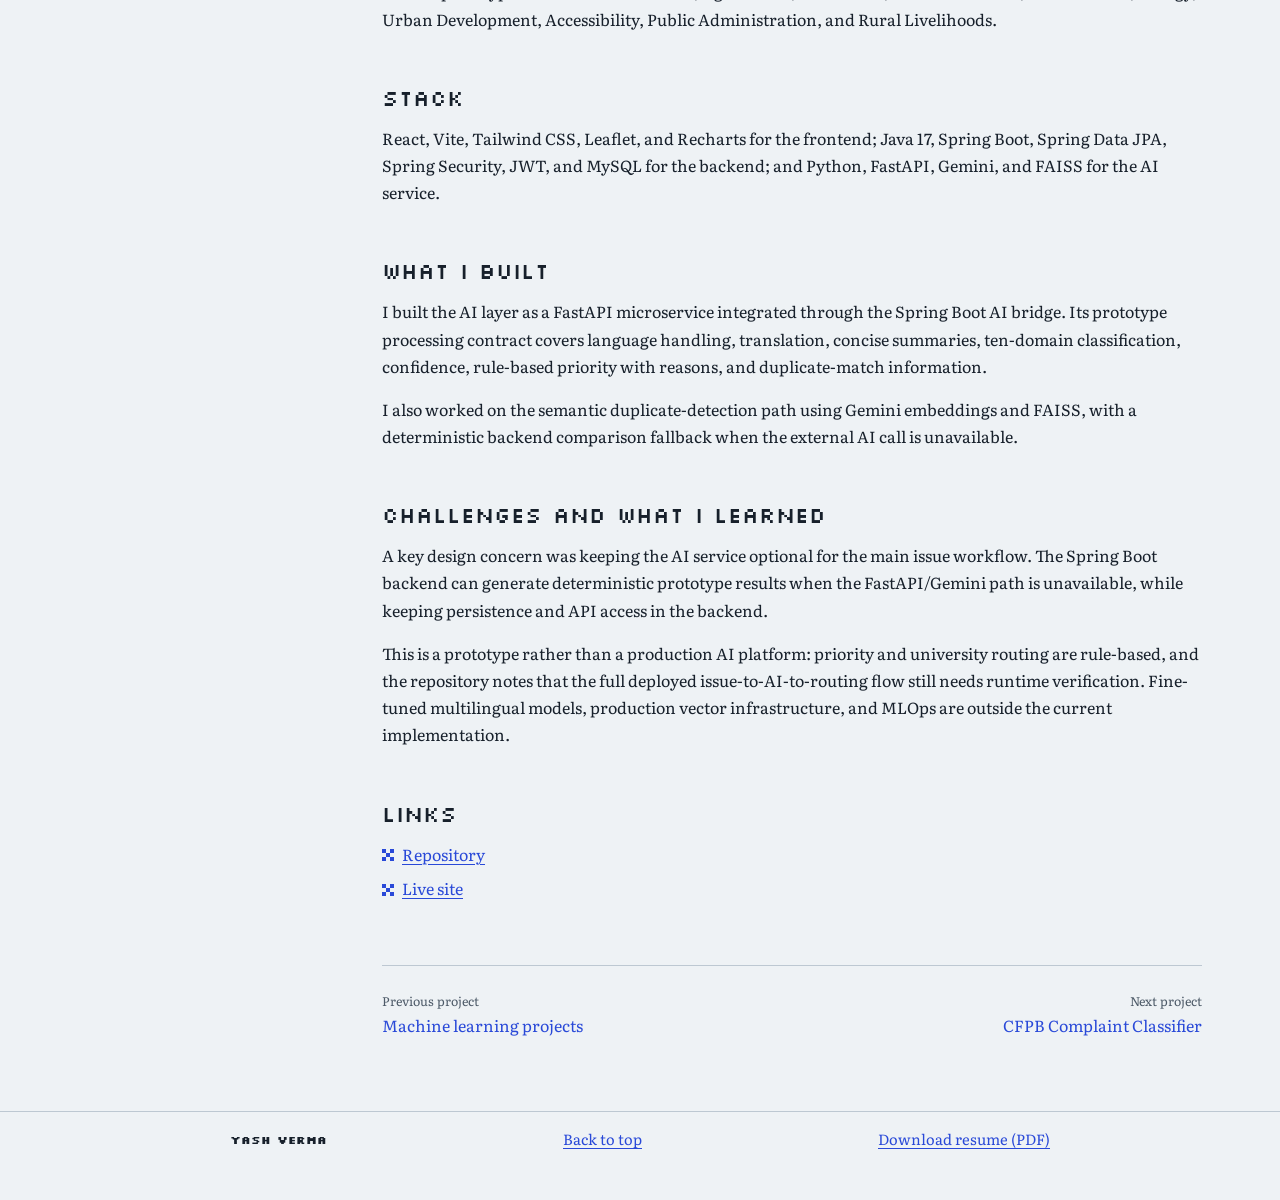
<file: projects/samadhan-setu.html>
<!doctype html>
<html lang="en">
<head>
  <meta charset="utf-8">
  <meta name="viewport" content="width=device-width, initial-scale=1">
  <title>Samadhan Setu — Yash Verma</title>
  <meta name="description" content="An SIH 2026 civic innovation portal prototype for Jharkhand, with an AI layer for issue translation, summarization, classification, priority scoring, and duplicate detection.">
  <meta property="og:type" content="website">
  <meta property="og:title" content="Samadhan Setu — Yash Verma">
  <meta property="og:description" content="A Jharkhand civic-issue portal prototype with an AI processing pipeline and university routing.">
  <meta property="og:image" content="https://codeslavve.github.io/assets/og-portfolio.png">
  <meta property="og:image:width" content="1200">
  <meta property="og:image:height" content="630">
  <meta property="og:image:alt" content="Pixel-style Yash Verma portfolio preview, computer engineering student seeking AI/ML and software engineering internships.">
  <meta name="twitter:card" content="summary_large_image">
  <meta property="og:url" content="https://codeslavve.github.io/projects/samadhan-setu.html">
  <link rel="canonical" href="https://codeslavve.github.io/projects/samadhan-setu.html">
  <link rel="icon" href="/assets/favicon.svg" type="image/svg+xml">
  <link rel="stylesheet" href="/css/styles.css?v=2">
  <script>
    (() => {
      let theme = null;
      try {
        theme = localStorage.getItem("theme");
      } catch (error) {
        theme = null;
      }
      if (theme !== "light" && theme !== "dark") {
        theme = window.matchMedia("(prefers-color-scheme: dark)").matches ? "dark" : "light";
      }
      document.documentElement.dataset.theme = theme;
    })();
  </script>
  <script src="/js/main.js" defer></script>
  <script src="/js/pixel-effects.js?v=4" defer></script>
</head>
<body id="top">
  <a class="skip-link" href="#main">Skip to content</a>
  <header class="site-header">
    <div class="header-inner">
      <a class="brand" href="/" aria-label="Yash Verma, home">Yash Verma</a>
      <div class="header-actions">
        <button class="theme-toggle" type="button" aria-pressed="false" aria-label="Switch to dark mode">Dark</button>
        <a class="button button-primary header-resume" href="/assets/Yash-Verma-Resume.pdf" download title="Download resume (PDF)">Resume</a>
      </div>
    </div>
  </header>
  <div class="site-layout">
  <aside class="site-sidebar" aria-label="Page navigation">
    <button class="sidebar-toggle" type="button" aria-label="Toggle page navigation" aria-expanded="false" aria-controls="sidebar-content" hidden>Navigation</button>
    <div class="sidebar-content" id="sidebar-content">
      <noscript><nav class="noscript-sidebar" aria-label="Page sections"><a href="#overview">Overview</a><a href="#problem">The problem</a><a href="#how-it-works">How it works</a><a href="#stack">Stack</a><a href="#what-i-built">What I built</a><a href="#challenges">Challenges and what I learned</a><a href="#links">Links</a></nav></noscript>
    </div>
  </aside>
  <main id="main" class="page-shell project-page">
    <a class="back-link" href="/projects/">Back to projects</a>
    <header class="project-header">
      <h1>Samadhan Setu</h1>
      <p class="project-deck">An SIH 2026 prototype for reporting and routing civic challenges in Jharkhand. I built the AI layer that helps structure submitted issues for review and collaboration.</p>
    </header>
    <figure class="project-figure">
      <img src="/assets/samadhan-setu.png" alt="Samadhan Setu citizen portal showing a Jharkhand GIS issue map with reported environmental and civic complaints.">
      <figcaption>Samadhan Setu citizen portal displaying the Jharkhand State GIS issue map.</figcaption>
    </figure>
    <div class="project-prose">
      <section id="overview">
        <h2>Overview</h2>
        <p>Samadhan Setu is a civic innovation portal prototype for Jharkhand. Citizens can submit and track local issues; university nodal teams and government administrators have workspaces for reviewing and managing them. The project also includes an issue map for viewing geolocated reports.</p>
        <p>I built the AI layer, which processes new issue reports and returns structured information to the backend for persistence and downstream university routing.</p>
      </section>
      <section id="problem">
        <h2>The problem</h2>
        <p>Community-reported issues need to be understood, categorized, prioritized, and connected with people who can investigate or work on them. The prototype aims to connect citizen reports with university and government workflows, while making issue status and location visible in the portal.</p>
      </section>
      <section id="how-it-works">
        <h2>How it works</h2>
        <p>When a citizen issue is created, the Spring Boot backend calls a separate FastAPI AI service; the browser does not call the AI service or Gemini directly. The AI pipeline handles Hindi/English language information, translation and summarization, classifies issues into one of ten domains, and produces a prototype priority result using rules.</p>
        <p>For duplicate detection, the AI path can compare Gemini embeddings with FAISS similarity. If the external AI service is unavailable, the backend has deterministic fallback processing, including keyword-based classification, rule-based priority, and token/Jaccard comparison against candidate issues. Spring Boot then applies the analysis and performs category-based university routing.</p>
        <p>The ten prototype domains are Education, Agriculture, Healthcare, Water Resources, Environment, Energy, Urban Development, Accessibility, Public Administration, and Rural Livelihoods.</p>
      </section>
      <section id="stack">
        <h2>Stack</h2>
        <p>React, Vite, Tailwind CSS, Leaflet, and Recharts for the frontend; Java 17, Spring Boot, Spring Data JPA, Spring Security, JWT, and MySQL for the backend; and Python, FastAPI, Gemini, and FAISS for the AI service.</p>
      </section>
      <section id="what-i-built">
        <h2>What I built</h2>
        <p>I built the AI layer as a FastAPI microservice integrated through the Spring Boot AI bridge. Its prototype processing contract covers language handling, translation, concise summaries, ten-domain classification, confidence, rule-based priority with reasons, and duplicate-match information.</p>
        <p>I also worked on the semantic duplicate-detection path using Gemini embeddings and FAISS, with a deterministic backend comparison fallback when the external AI call is unavailable.</p>
      </section>
      <section id="challenges">
        <h2>Challenges and what I learned</h2>
        <p>A key design concern was keeping the AI service optional for the main issue workflow. The Spring Boot backend can generate deterministic prototype results when the FastAPI/Gemini path is unavailable, while keeping persistence and API access in the backend.</p>
        <p>This is a prototype rather than a production AI platform: priority and university routing are rule-based, and the repository notes that the full deployed issue-to-AI-to-routing flow still needs runtime verification. Fine-tuned multilingual models, production vector infrastructure, and MLOps are outside the current implementation.</p>
      </section>
      <section id="links">
        <h2>Links</h2>
        <ul class="plain-link-list">
          <li><a href="https://github.com/shetty141106/Samadhana_Setu" target="_blank" rel="noreferrer">Repository</a></li>
          <li><a href="https://samadhansetu2026.vercel.app/" target="_blank" rel="noreferrer">Live site</a></li>
        </ul>
      </section>
    </div>
    <nav class="project-pagination" aria-label="Project pagination">
      <a href="/projects/machine-learning-projects.html"><span>Previous project</span>Machine learning projects</a>
      <a href="/projects/cfpb-complaint-classifier.html"><span>Next project</span>CFPB Complaint Classifier</a>
    </nav>
  </main>
  </div>
  <footer class="site-footer">
    <div class="footer-inner">
      <a class="footer-name" href="/">Yash Verma</a>
      <a href="#top">Back to top</a>
      <a href="/assets/Yash-Verma-Resume.pdf" download title="Download resume (PDF)">Download resume (PDF)</a>
    </div>
  </footer>
</body>
</html>
</file>
<file: css/styles.css>
@font-face {
  font-family: "Literata";
  font-style: normal;
  font-weight: 400 600;
  font-display: swap;
  src: url("/assets/fonts/literata-latin.woff2") format("woff2");
  unicode-range: U+0000-00FF, U+0131, U+0152-0153, U+02BB-02BC, U+02C6, U+02DA, U+02DC, U+0304, U+0308, U+0329, U+2000-206F, U+20AC, U+2122, U+2191, U+2193, U+2212, U+2215, U+FEFF, U+FFFD;
}

@font-face {
  font-family: "Silkscreen";
  font-style: normal;
  font-weight: 400;
  font-display: swap;
  src: url("/assets/fonts/silkscreen-regular.woff2") format("woff2");
}

@font-face {
  font-family: "Silkscreen";
  font-style: normal;
  font-weight: 700;
  font-display: swap;
  src: url("/assets/fonts/silkscreen-bold.woff2") format("woff2");
}

@font-face {
  font-family: "Pixelify Sans";
  font-style: normal;
  font-weight: 400;
  font-display: swap;
  src: url("/assets/fonts/pixelify-sans-regular.ttf") format("truetype");
}

@font-face {
  font-family: "Pixelify Sans";
  font-style: normal;
  font-weight: 700;
  font-display: swap;
  src: url("/assets/fonts/pixelify-sans-bold.ttf") format("truetype");
}

:root {
  color-scheme: light;
  --color-bg: #eef2f5;
  --color-surface: #f8fafb;
  --color-text: #17202b;
  --color-muted: #4d5a68;
  --color-border: #bdc8d2;
  --color-accent: #2949d8;
  --color-accent-contrast: #ffffff;
  --color-selection: #c9d5ff;
  --font-pixel: "Silkscreen", "Courier New", monospace;
  --font-name: "Pixelify Sans", "Silkscreen", "Courier New", monospace;
  --font-body: "Literata", Georgia, "Times New Roman", serif;
  --type-xs: 0.78rem;
  --type-sm: 0.92rem;
  --type-base: 1rem;
  --type-lg: 1.2rem;
  --type-xl: clamp(1.6rem, 4vw, 2.25rem);
  --type-display: clamp(3rem, 11vw, 7.3rem);
  --space-1: 0.35rem;
  --space-2: 0.65rem;
  --space-3: 1rem;
  --space-4: 1.5rem;
  --space-5: 2rem;
  --space-6: 3rem;
  --space-7: 4.5rem;
  --space-8: 7rem;
  --content-width: 820px;
  --header-height: 4.25rem;
}

:root[data-theme="dark"] {
  color-scheme: dark;
  --color-bg: #111824;
  --color-surface: #192332;
  --color-text: #f1f4f8;
  --color-muted: #bec8d4;
  --color-border: #455366;
  --color-accent: #8298ff;
  --color-accent-contrast: #10172a;
  --color-selection: #364a8d;
}

* {
  box-sizing: border-box;
}

html {
  scroll-behavior: smooth;
  scroll-padding-top: calc(var(--header-height) + var(--space-3));
  background: var(--color-bg);
}

body {
  min-width: 300px;
  margin: 0;
  background: var(--color-bg);
  color: var(--color-text);
  font-family: var(--font-body);
  font-size: var(--type-base);
  line-height: 1.7;
  text-align: left;
}

::selection {
  background: var(--color-selection);
}

a {
  color: var(--color-accent);
  text-decoration-thickness: 1px;
  text-underline-offset: 0.2em;
}

a:hover {
  color: var(--color-text);
}

a:focus-visible,
button:focus-visible {
  outline: 3px solid var(--color-accent);
  outline-offset: 4px;
}

button,
a {
  -webkit-tap-highlight-color: transparent;
}

.skip-link {
  position: fixed;
  z-index: 10;
  top: var(--space-2);
  left: var(--space-2);
  padding: var(--space-2) var(--space-3);
  transform: translateY(-160%);
  border: 2px solid var(--color-text);
  background: var(--color-surface);
  color: var(--color-text);
}

.skip-link:focus {
  transform: translateY(0);
}

.site-header {
  position: sticky;
  z-index: 5;
  top: 0;
  border-bottom: 1px solid var(--color-border);
  background: var(--color-bg);
}

.header-inner,
.site-layout {
  display: flex;
  width: min(100% - 3rem, 1240px);
  margin-inline: auto;
}

.header-inner {
  min-height: var(--header-height);
  align-items: center;
  justify-content: space-between;
  gap: var(--space-3);
  display: grid;
  grid-template-columns: minmax(205px, 240px) minmax(0, var(--content-width));
  justify-content: center;
  column-gap: clamp(2rem, 5vw, 5rem);
}

.brand,
.footer-name {
  color: var(--color-text);
  font-family: var(--font-pixel);
  font-size: 0.82rem;
  font-weight: 700;
  text-decoration: none;
  white-space: nowrap;
}

.theme-toggle {
  display: inline-flex;
  min-height: 2.5rem;
  padding: 0.35rem 0.65rem;
  align-items: center;
  gap: 0.45rem;
  border: 2px solid var(--color-border);
  background: var(--color-surface);
  color: var(--color-muted);
  font: inherit;
  font-size: var(--type-sm);
  cursor: pointer;
}

.theme-icon {
  display: inline-block;
  width: 8px;
  height: 8px;
  flex: 0 0 8px;
  background: var(--color-accent);
  animation: pixel-icon-in 160ms steps(4, end);
}

.theme-icon-sun {
  box-shadow: 0 -4px 0 -1px var(--color-accent), 0 4px 0 -1px var(--color-accent), -4px 0 0 -1px var(--color-accent), 4px 0 0 -1px var(--color-accent);
}

.theme-icon-moon {
  clip-path: polygon(50% 0, 100% 0, 100% 100%, 0 100%, 0 50%, 25% 50%, 25% 25%, 50% 25%);
}

@keyframes pixel-icon-in {
  from { transform: rotate(-45deg) scale(0.65); }
  to { transform: rotate(0) scale(1); }
}

.header-actions {
  display: flex;
  align-items: center;
  gap: var(--space-2);
  grid-column: 2;
  justify-self: end;
}

.button {
  position: relative;
  display: inline-flex;
  min-height: 2.8rem;
  padding: 0.55rem 0.9rem;
  align-items: center;
  justify-content: center;
  border: 2px solid var(--color-accent);
  border-radius: 0;
  font-family: var(--font-body);
  font-size: var(--type-sm);
  line-height: 1.3;
  text-decoration: none;
  transition: transform 100ms ease;
}

.button:hover {
  transform: translate(-2px, -2px);
  box-shadow: 3px 3px 0 var(--color-accent);
}

.button:active {
  transform: translate(1px, 1px);
  box-shadow: none;
}

.button::before,
.button::after {
  position: absolute;
  width: 9px;
  height: 9px;
  border-color: var(--color-text);
  border-style: solid;
  content: "";
  opacity: 0;
  pointer-events: none;
}

.button::before {
  top: -5px;
  left: -5px;
  border-width: 2px 0 0 2px;
}

.button::after {
  right: -5px;
  bottom: -5px;
  border-width: 0 2px 2px 0;
}

.button:hover::before,
.button:hover::after,
.button:focus-visible::before,
.button:focus-visible::after {
  opacity: 1;
}

.button-primary {
  background: var(--color-accent);
  color: var(--color-accent-contrast);
}

.button-primary:hover {
  background: var(--color-accent);
  color: var(--color-accent-contrast);
}

.button-secondary {
  background: transparent;
  color: var(--color-accent);
}

.button-secondary:hover {
  background: var(--color-surface);
  color: var(--color-text);
}

.header-resume {
  min-height: 2.45rem;
  padding-inline: 0.7rem;
}

.header-resume.button-primary {
  background: transparent;
  color: var(--color-accent);
}

.header-resume.button-primary:hover {
  background: var(--color-surface);
  color: var(--color-text);
}

.home-page .brand {
  font-size: 0.68rem;
  opacity: 0.68;
}

.page-shell {
  width: min(100% - 2.5rem, var(--content-width));
  margin-inline: auto;
}

.hero {
  position: relative;
  isolation: isolate;
  display: flex;
  min-height: min(710px, calc(100svh - var(--header-height)));
  padding-block: clamp(var(--space-6), 10vh, var(--space-7));
  flex-direction: column;
  align-items: flex-start;
  justify-content: center;
}

.hero-canvas {
  position: absolute;
  z-index: -1;
  inset: 0;
  width: 100%;
  height: 100%;
  image-rendering: pixelated;
  pointer-events: none;
}

.hero > :not(.hero-canvas) {
  position: relative;
  z-index: 1;
}

.hero h1 {
  max-width: 100%;
  margin: 0 0 var(--space-4);
  font-family: var(--font-name);
  font-size: var(--type-display);
  font-weight: 700;
  letter-spacing: 0.025em;
  line-height: 0.88;
  text-transform: uppercase;
}

.hero h1:hover {
  animation: pixel-title-nudge 180ms steps(1, end);
  text-shadow: 2px 0 var(--color-accent);
}

@keyframes pixel-title-nudge {
  0%, 100% { transform: translateX(0); }
  50% { transform: translateX(2px); }
}

.hero-break {
  display: none;
}

.hero-copy {
  max-width: 560px;
  margin: 0;
  font-size: clamp(1.08rem, 2.3vw, 1.25rem);
}

.hero-actions {
  display: flex;
  margin-top: var(--space-5);
  flex-wrap: wrap;
  gap: var(--space-3);
}

.education-note {
  max-width: 42rem;
  margin: var(--space-5) 0 0;
  color: var(--color-muted);
  font-size: var(--type-sm);
  line-height: 1.8;
}

.hero-mark {
  position: absolute;
  top: 15%;
  right: 2%;
  display: grid;
  width: 88px;
  height: 88px;
  grid-template-columns: repeat(3, 1fr);
  grid-template-rows: repeat(3, 1fr);
  transform: translate(var(--mark-shift-x, 0), var(--mark-shift-y, 0));
  transition: transform 120ms steps(2, end);
}

.hero-mark span {
  display: block;
  background: var(--color-accent);
}

.hero-mark span:nth-child(2),
.hero-mark span:nth-child(4),
.hero-mark span:nth-child(6),
.hero-mark span:nth-child(8) {
  visibility: hidden;
}

.hero-mark.is-hovered span:nth-child(1),
.hero-mark.is-hovered span:nth-child(3),
.hero-mark.is-hovered span:nth-child(5),
.hero-mark.is-hovered span:nth-child(7),
.hero-mark.is-hovered span:nth-child(9) {
  visibility: hidden;
}

.hero-mark.is-hovered span:nth-child(2),
.hero-mark.is-hovered span:nth-child(4),
.hero-mark.is-hovered span:nth-child(6),
.hero-mark.is-hovered span:nth-child(8) {
  visibility: visible;
}

.content-section {
  position: relative;
  padding-block: var(--space-7);
  scroll-margin-top: calc(var(--header-height) + var(--space-3));
}

.content-section h2,
.project-prose h2 {
  margin: 0 0 var(--space-4);
  font-family: var(--font-pixel);
  font-size: var(--type-xl);
  font-weight: 400;
  line-height: 1.5;
}

.content-section p {
  margin: 0 0 var(--space-3);
}

.content-section p:last-child {
  margin-bottom: 0;
}

.section-heading-row {
  display: flex;
  align-items: baseline;
  justify-content: space-between;
  gap: var(--space-3);
}

.section-heading-row h2 {
  margin-bottom: var(--space-3);
}

.quiet-link {
  flex-shrink: 0;
}

.project-list {
  border-top: 1px solid var(--color-border);
}

.project-entry {
  position: relative;
  padding: var(--space-4) 0 var(--space-4) 0.8rem;
  border-bottom: 1px solid var(--color-border);
  transition: border-bottom-width 100ms steps(2, end), border-bottom-color 100ms steps(2, end);
}

.project-entry::before {
  position: absolute;
  top: calc(var(--space-4) + 0.62rem);
  left: 0;
  width: 6px;
  height: 6px;
  background: var(--color-accent);
  content: "";
  opacity: 0;
  transform: translateX(-5px);
  transition: opacity 100ms steps(2, end), transform 100ms steps(2, end);
}

.project-entry:hover {
  border-bottom-width: 2px;
  border-bottom-color: var(--color-accent);
}

.project-entry:hover::before,
.project-entry:focus-within::before {
  opacity: 1;
  transform: translateX(0);
}

.project-entry h2:hover,
.project-entry h3:hover,
.content-section h2:hover,
.project-prose h2:hover {
  animation: pixel-title-nudge 180ms steps(1, end);
}

.project-entry h2,
.project-entry h3 {
  margin: 0 0 var(--space-1);
  font-family: var(--font-pixel);
  font-size: clamp(1.05rem, 2.8vw, 1.35rem);
  font-weight: 400;
  line-height: 1.6;
}

.project-entry h2 a,
.project-entry h3 a {
  color: var(--color-text);
  text-decoration: none;
}

.project-entry h2 a:hover,
.project-entry h3 a:hover {
  color: var(--color-accent);
}

.project-entry p {
  margin: 0;
}

.project-entry .project-stack {
  margin-top: var(--space-1);
  color: var(--color-muted);
  font-size: var(--type-sm);
}

.project-links {
  display: flex;
  margin-top: var(--space-2);
  flex-wrap: wrap;
  gap: 0.4rem var(--space-4);
  font-size: var(--type-sm);
}

.project-links span {
  color: var(--color-muted);
}

.education-detail {
  margin-top: var(--space-4) !important;
  color: var(--color-muted);
  font-size: var(--type-sm);
}

.contact-section {
  padding-bottom: var(--space-8);
}

.contact-email {
  display: inline;
  margin-top: 0;
  font-size: inherit;
  line-height: inherit;
  overflow-wrap: anywhere;
}

.social-links {
  display: flex;
  margin-top: var(--space-3) !important;
  flex-wrap: wrap;
  align-items: center;
  gap: 0.65rem;
}

.site-footer {
  position: relative;
  border-top: 1px solid var(--color-border);
  overflow: hidden;
}

.footer-inner {
  display: flex;
  width: min(100% - 2.5rem, var(--content-width));
  min-height: 5.5rem;
  margin-inline: auto;
  align-items: center;
  justify-content: space-between;
  gap: var(--space-3);
  font-size: var(--type-sm);
  padding-bottom: 2rem;
}

.footer-name {
  font-size: 0.7rem;
}

.listing-intro {
  padding-block: var(--space-7) var(--space-5);
  border-top: 0;
}

.eyebrow {
  margin: 0 0 var(--space-3) !important;
  color: var(--color-muted);
  font-size: var(--type-sm);
}

.listing-intro h1,
.project-header h1,
.not-found h1 {
  margin: 0 0 var(--space-3);
  font-family: var(--font-pixel);
  font-size: var(--type-xl);
  font-weight: 400;
  line-height: 1.55;
}

.listing-intro > p:last-child {
  margin: 0;
}

.project-page {
  padding-top: var(--space-5);
}

.back-link {
  display: inline-block;
  margin-bottom: var(--space-5);
}

.project-header {
  margin-bottom: var(--space-5);
}

.project-header h1 {
  margin-bottom: var(--space-3);
}

.project-deck {
  max-width: 620px;
  margin: 0;
  font-size: var(--type-lg);
}

.project-figure {
  margin: 0 0 var(--space-6);
}

.project-figure img {
  display: block;
  width: 100%;
  height: auto;
  border: 2px solid var(--color-border);
  background: var(--color-surface);
}

.project-figure figcaption {
  margin-top: var(--space-2);
  color: var(--color-muted);
  font-size: var(--type-xs);
}

.demo-cta {
  margin: calc(-1 * var(--space-5)) 0 var(--space-5);
}

.demo-wake-note {
  display: block;
  margin: var(--space-2) 0 0;
  color: var(--color-muted);
  font-size: var(--type-sm);
}

.demo-form {
  display: grid;
  gap: var(--space-3);
}

.demo-form > p:not(.demo-counter, .demo-status) {
  margin: calc(-1 * var(--space-2)) 0 0;
}

.demo-form-heading {
  margin: 0;
  font-family: var(--font-pixel);
  font-size: var(--type-lg);
  font-weight: 400;
  line-height: 1.5;
}

.demo-batch {
  margin-top: var(--space-6);
}

.demo-batch > p {
  margin: var(--space-2) 0 var(--space-3);
}

.demo-label {
  font-weight: 600;
}

.demo-textarea {
  width: 100%;
  min-height: 11rem;
  padding: var(--space-3);
  border: 2px solid var(--color-border);
  border-radius: 0;
  background: var(--color-surface);
  color: var(--color-text);
  font: inherit;
  line-height: 1.5;
  resize: vertical;
}

.demo-textarea:focus-visible {
  outline: 3px solid var(--color-accent);
  outline-offset: 3px;
}

.demo-counter,
.demo-privacy {
  margin: calc(-1 * var(--space-2)) 0 0;
  color: var(--color-muted);
  font-size: var(--type-sm);
}

.demo-examples {
  display: flex;
  flex-wrap: wrap;
  gap: var(--space-2);
}

.demo-result {
  margin-top: var(--space-4);
  padding: var(--space-3);
  border: 1px solid transparent;
  background: var(--color-surface);
  overflow-wrap: anywhere;
}

.demo-batch .demo-result {
  display: grid;
  gap: var(--space-3);
}

.batch-prediction {
  padding: var(--space-2);
  border: 1px solid var(--color-border);
  overflow-wrap: anywhere;
}

.batch-prediction h4 {
  margin: 0 0 var(--space-1);
  font-family: var(--font-pixel);
  font-size: var(--type-sm);
  font-weight: 400;
  line-height: 1.5;
}

.batch-prediction p {
  margin: 0;
}

.demo-result:focus {
  outline: 3px solid var(--color-accent);
  outline-offset: 3px;
}

.demo-result h3 {
  margin: 0 0 var(--space-2);
  font-family: var(--font-pixel);
  font-size: var(--type-lg);
  font-weight: 400;
  line-height: 1.5;
}

.demo-result p {
  margin: 0 0 var(--space-3);
}

.demo-result p:last-child {
  margin-bottom: 0;
}

.demo-status {
  min-height: 1.5em;
  margin: var(--space-2) 0 0;
  color: var(--color-muted);
  font-size: var(--type-sm);
}

.probability-list {
  display: grid;
  gap: var(--space-2);
  margin: var(--space-3) 0 0;
  padding: 0;
  list-style: none;
}

.probability-row {
  display: grid;
  gap: 0.2rem;
}

.probability-label {
  display: flex;
  justify-content: space-between;
  gap: var(--space-2);
}

.probability-track {
  height: 0.8rem;
  border: 1px solid var(--color-border);
  background: var(--color-bg);
}

.probability-bar {
  height: 100%;
  background: var(--color-accent);
}

.project-prose section {
  position: relative;
  padding-block: var(--space-4);
}

.project-prose h2 {
  margin-bottom: var(--space-2);
  font-size: clamp(1.1rem, 3vw, 1.4rem);
}

.project-prose p {
  margin: 0 0 var(--space-3);
}

.project-prose p:last-child {
  margin-bottom: 0;
}

.plain-link-list {
  margin: 0;
  padding: 0;
  list-style: none;
}

.project-prose ul:not(.plain-link-list) {
  padding-left: 0;
  list-style: none;
}

.project-prose li {
  position: relative;
  margin-block: 0.45rem;
  padding-left: 1.25rem;
}

.project-prose li::before {
  position: absolute;
  top: 0.55em;
  left: 0;
  width: 12px;
  height: 12px;
  background: url("/assets/checker-mark.svg") center / contain no-repeat;
  content: "";
}

.project-pagination {
  display: flex;
  margin-block: var(--space-5) var(--space-7);
  padding-top: var(--space-4);
  justify-content: space-between;
  gap: var(--space-4);
  border-top: 1px solid var(--color-border);
}

.project-pagination a {
  max-width: 48%;
  text-decoration: none;
}

.project-pagination a:last-child {
  text-align: right;
}

.project-pagination span {
  display: block;
  color: var(--color-muted);
  font-size: var(--type-xs);
}

.not-found {
  position: relative;
  display: flex;
  min-height: min(650px, calc(100svh - var(--header-height) - 5.5rem));
  padding-block: var(--space-7);
  flex-direction: column;
  align-items: flex-start;
  justify-content: center;
  overflow: hidden;
}

.not-found h1 {
  margin-bottom: var(--space-2);
}

.not-found > p:not(.error-code) {
  max-width: 480px;
  margin: 0;
}

.error-code {
  margin: 0 0 var(--space-3);
  color: var(--color-accent);
  font-family: var(--font-name);
  font-size: clamp(3rem, 12vw, 6rem);
  font-weight: 700;
  letter-spacing: 0.025em;
  line-height: 1;
}

.error-pixels {
  position: absolute;
  right: 4%;
  bottom: 18%;
  display: grid;
  width: 84px;
  height: 84px;
  grid-template-columns: repeat(3, 1fr);
  grid-template-rows: repeat(3, 1fr);
}

.error-pixels span {
  background: var(--color-accent);
}

.error-pixels span:nth-child(2),
.error-pixels span:nth-child(4),
.error-pixels span:nth-child(6),
.error-pixels span:nth-child(8) {
  visibility: hidden;
}

.error-pixels {
  background: url("/assets/checker-mark.svg") center / contain no-repeat;
}

.error-pixels span {
  visibility: hidden;
}

body.easter-egg {
  --color-bg: #2949d8;
  --color-surface: #203da8;
  --color-text: #ffffff;
  --color-muted: #eef2ff;
  --color-border: #8298ff;
  --color-accent: #ffffff;
  --color-accent-contrast: #17202b;
  --color-selection: #8298ff;
}

body.pixel-cursor,
body.pixel-cursor a,
body.pixel-cursor button {
  cursor: url("/assets/pixel-cursor.svg") 2 2, auto;
}

body.pixel-cursor input,
body.pixel-cursor textarea {
  cursor: text;
}

@media (max-width: 640px) {
  :root {
    --header-height: 4rem;
    --space-7: 3.5rem;
    --space-8: 5rem;
  }

  .header-inner,
  .footer-inner {
    width: min(100% - 1.5rem, var(--content-width));
  }

  .header-inner {
    gap: var(--space-2);
  }

  .brand {
    font-size: 0.68rem;
  }

  .header-actions {
    gap: 0.4rem;
  }

  .theme-toggle {
    min-height: 2.25rem;
    padding-inline: 0.5rem;
  }

  .header-resume {
    min-height: 2.25rem;
    padding: 0.35rem 0.55rem;
  }

  .page-shell {
    width: min(100% - 1.5rem, var(--content-width));
  }

  .hero {
    min-height: min(670px, calc(100svh - var(--header-height)));
    padding-block: var(--space-7);
  }

  .hero h1 {
    font-size: clamp(2.8rem, 14vw, 5.4rem);
  }

  .hero-break {
    display: initial;
  }

  .hero-mark {
    top: 12%;
    right: 1%;
    width: 55px;
    height: 55px;
    opacity: 0.9;
  }

  .hero-actions {
    gap: var(--space-2);
  }

  .button {
    min-height: 2.65rem;
    padding-inline: 0.7rem;
  }

  .footer-inner {
    padding-block: var(--space-3);
    padding-bottom: 2.75rem;
    flex-wrap: wrap;
    justify-content: flex-start;
    column-gap: var(--space-4);
  }

  .footer-inner .footer-name {
    flex-basis: 100%;
  }

  .section-heading-row {
    align-items: flex-start;
  }

  .project-pagination {
    font-size: var(--type-sm);
  }

  .error-pixels {
    right: 1%;
    bottom: 10%;
    width: 56px;
    height: 56px;
    opacity: 0.7;
  }
}

@media (max-width: 380px) {
  .header-inner {
    width: calc(100% - 1.5rem);
  }

  .brand {
    font-size: 0.59rem;
  }

  .header-resume {
    font-size: var(--type-xs);
  }

  .theme-toggle {
    font-size: var(--type-xs);
  }

  .page-shell {
    width: calc(100% - 1.25rem);
  }
}

@media (prefers-reduced-motion: reduce) {
  *,
  *::before,
  *::after {
    scroll-behavior: auto !important;
    transition-duration: 0.01ms !important;
  }
}

.home-page .site-layout {
  position: relative;
  z-index: 1;
  width: min(100% - 3rem, 1150px);
  grid-template-columns: minmax(220px, 300px) minmax(0, 700px);
  column-gap: clamp(2rem, 6vw, 5rem);
}

.page-canvas {
  position: fixed;
  z-index: 0;
  inset: 0;
  width: 100vw;
  height: 100vh;
}

.has-page-canvas {
  isolation: isolate;
}

.has-page-canvas > .site-layout,
.has-page-canvas > .site-footer {
  position: relative;
  z-index: 1;
}

.has-page-canvas > .site-header {
  background: transparent;
  border-bottom: 0;
}

.home-page .site-sidebar {
  top: 0;
  display: flex;
  height: 100vh;
  max-height: 100vh;
  padding-block: clamp(2rem, 7vh, 5rem);
  flex-direction: column;
  justify-content: flex-start;
  gap: var(--space-5);
}

.home-page .profile-block.hero {
  flex: 0 0 auto;
  min-height: 0;
  padding: 0;
  isolation: isolate;
  display: block;
}

.home-page .profile-block.hero > :not(.hero-canvas) {
  position: relative;
  z-index: 1;
}

.home-page .profile-block.hero > .hero-mark {
  position: absolute;
  top: -1.8rem;
  right: 0;
  width: 3.5rem;
  height: 3.5rem;
  opacity: 0.82;
}

.home-page .profile-block.hero h1 {
  max-width: 8ch;
  margin: 0 0 var(--space-3);
  font-size: clamp(2.6rem, 5vw, 3.8rem);
  letter-spacing: 0.015em;
  line-height: 0.98;
}

.profile-role {
  margin: 0 0 var(--space-2);
  font-size: var(--type-lg);
  font-weight: 600;
  line-height: 1.4;
}

.profile-copy {
  max-width: 29rem;
  margin: 0;
  color: var(--color-muted);
  font-size: var(--type-sm);
}

.profile-copy p {
  margin: 0;
}

.profile-copy p + p {
  margin-top: var(--space-2);
}

.profile-actions {
  display: flex;
  margin-top: var(--space-4);
  flex-wrap: wrap;
  align-items: center;
  gap: var(--space-2);
}

.profile-actions .theme-toggle {
  min-height: 2.8rem;
}

.profile-actions .header-resume::before {
  left: 0;
}

.profile-actions .header-resume:hover {
  transform: translate(2px, -2px);
}

.profile-socials {
  display: flex;
  margin-top: var(--space-4);
  flex-wrap: wrap;
  gap: 0.5rem 1rem;
  font-size: var(--type-sm);
}

.profile-socials a {
  text-decoration: none;
}

.home-page .sidebar-content {
  flex: 0 0 auto;
  gap: var(--space-4);
}

.home-page .sidebar-heading {
  margin-bottom: 0.25rem;
  font-size: 0.75rem;
}

.home-page .sidebar-list a,
.home-page .sidebar-current {
  padding-block: 0.22rem;
}

.home-page .page-shell {
  padding-top: clamp(2.5rem, 7vh, 5rem);
}

.home-page .content-section {
  padding-block: clamp(2rem, 5vh, 3.5rem);
  scroll-margin-top: var(--space-4);
}

.home-page .home-about {
  padding-top: 0;
}

.home-page .home-project-entry {
  display: grid;
  padding-left: 0;
  grid-template-columns: minmax(110px, 155px) minmax(0, 1fr);
  align-items: start;
  gap: var(--space-4);
}

.home-page .home-project-entry::before {
  display: none;
}

.home-project-entry > img {
  display: block;
  width: 100%;
  height: auto;
  border: 2px solid var(--color-border);
  background: var(--color-surface);
}

.home-project-copy {
  min-width: 0;
}

.home-project-copy .project-links {
  gap: 0.35rem 1rem;
}

.home-project-copy .demo-wake-note {
  margin-top: var(--space-1);
}

.home-page .home-education p:last-child {
  color: var(--color-muted);
}

.home-page .site-footer .footer-inner {
  width: min(100% - 3rem, 1150px);
}

.home-page .site-footer {
  position: relative;
  z-index: 1;
}

@media (max-width: 900px) {
  .home-page .site-layout {
    width: min(100% - 2.5rem, 700px);
    display: flex;
  }

  .home-page .site-sidebar {
    height: auto;
    max-height: none;
    padding-block: var(--space-6) 0;
    gap: var(--space-4);
  }

  .home-page .profile-block.hero {
    width: min(100%, 38rem);
  }

  .home-page .profile-block.hero h1 {
    max-width: none;
    font-size: clamp(3.1rem, 10vw, 5rem);
  }

  .home-page .profile-copy {
    max-width: 35rem;
  }

  .home-page .site-layout .page-shell {
    padding-top: var(--space-5);
  }

  .home-page .home-about {
    padding-top: var(--space-4);
  }
}

@media (max-width: 520px) {
  .home-page .site-layout,
  .home-page .site-footer .footer-inner {
    width: min(100% - 1.5rem, 700px);
  }

  .home-page .home-project-entry {
    grid-template-columns: minmax(0, 1fr);
    gap: var(--space-3);
  }

  .home-page .home-project-entry > img {
    width: min(100%, 19rem);
  }
}

@media (prefers-reduced-motion: reduce) {
  .home-page .profile-block.hero .hero-mark {
    transition: none;
  }
}

.site-layout {
  display: grid;
  grid-template-columns: minmax(205px, 240px) minmax(0, var(--content-width));
  justify-content: center;
  align-items: start;
  column-gap: clamp(2rem, 5vw, 5rem);
}

.site-layout .page-shell {
  width: 100%;
  max-width: var(--content-width);
  min-width: 0;
  margin: 0;
}

.site-sidebar {
  position: sticky;
  top: calc(var(--header-height) + var(--space-3));
  max-height: calc(100vh - var(--header-height) - var(--space-5));
  margin-left: 0;
  padding-block: var(--space-5);
  padding-right: var(--space-3);
  overflow-y: auto;
  overscroll-behavior: contain;
  scrollbar-gutter: stable;
  scrollbar-width: thin;
  scrollbar-color: var(--color-border) transparent;
}

.sidebar-toggle {
  display: none;
  min-height: 2.8rem;
  padding: 0.45rem 0.75rem;
  border: 2px solid var(--color-border);
  border-radius: 0;
  background: var(--color-surface);
  color: var(--color-text);
  font: inherit;
  text-align: left;
  cursor: pointer;
}

.sidebar-content {
  display: grid;
  gap: var(--space-5);
}

.sidebar-group {
  min-width: 0;
}

.sidebar-heading {
  margin: 0 0 var(--space-2);
  padding-bottom: var(--space-1);
  border-bottom: 1px solid var(--color-border);
  color: var(--color-muted);
  font-family: var(--font-body);
  font-size: 0.72rem;
  font-weight: 600;
  letter-spacing: 0.04em;
  line-height: 1.7;
  text-transform: uppercase;
}

.sidebar-list,
.project-children {
  margin: 0;
  padding: 0;
  list-style: none;
}

.sidebar-list > li {
  min-width: 0;
}

.sidebar-list a,
.sidebar-current {
  display: block;
  padding: 0.3rem 0.45rem;
  overflow-wrap: anywhere;
  color: var(--color-muted);
  font-size: var(--type-sm);
  line-height: 1.45;
  text-decoration: none;
}

.sidebar-list a:hover {
  color: var(--color-accent);
}

.sidebar-list .section-link[aria-current="location"] {
  border-left: 3px solid var(--color-accent);
  color: var(--color-accent);
  font-weight: 600;
}

.sidebar-current[aria-current="page"] {
  border-left: 3px solid var(--color-accent);
  background: var(--color-surface);
  color: var(--color-accent);
  font-weight: 600;
}

.project-parent {
  display: grid;
  grid-template-columns: minmax(0, 1fr) 1.5rem;
  align-items: center;
}

.project-parent > a {
  font-weight: 500;
}

.tree-toggle {
  display: inline-grid;
  width: 1.5rem;
  height: 1.5rem;
  padding: 0;
  place-items: center;
  border: 1px solid var(--color-border);
  border-radius: 0;
  background: transparent;
  color: var(--color-text);
  font: inherit;
  line-height: 1;
  cursor: pointer;
}

.tree-toggle:hover {
  border-color: var(--color-accent);
  color: var(--color-accent);
}

.project-children {
  margin: 0.25rem 0 0.35rem 0.55rem;
  padding-left: 0.45rem;
  border-left: 1px solid var(--color-border);
}

.project-grandchildren {
  margin: 0.15rem 0 0.25rem 0.55rem;
  padding-left: 0.45rem;
  border-left: 1px solid var(--color-border);
  list-style: none;
}

.project-grandchildren a,
.project-grandchildren .sidebar-current {
  padding-left: 0.45rem;
  font-size: var(--type-sm);
}

.project-children [hidden] {
  display: none;
}

.noscript-sidebar {
  display: grid;
  gap: 0.25rem;
}

.noscript-sidebar a {
  padding: 0.3rem 0.45rem;
}

.hero,
.content-section,
.project-prose section,
#not-found {
  scroll-margin-top: calc(var(--header-height) + var(--space-3));
}

@media (max-width: 900px) {
  .site-layout {
    width: min(100% - 2.5rem, var(--content-width));
    flex-direction: column;
    align-items: stretch;
    gap: 0;
    display: flex;
  }

  .header-inner {
    display: flex;
    width: min(100% - 2.5rem, var(--content-width));
    justify-content: space-between;
  }

  .site-sidebar {
    position: static;
    max-height: none;
    margin-left: 0;
    padding-block: var(--space-3) 0;
    padding-right: 0;
    overflow: visible;
  }

  .sidebar-toggle {
    display: inline-flex;
    width: 100%;
    align-items: center;
    justify-content: space-between;
  }

  .sidebar-toggle::after {
    content: "+";
    color: var(--color-accent);
    font-family: var(--font-pixel);
  }

  .sidebar-toggle[aria-expanded="true"]::after {
    content: "-";
  }

  .sidebar-enhanced .sidebar-content:not(.is-open) {
    display: none;
  }

  .sidebar-enhanced .sidebar-content.is-open {
    margin-top: var(--space-2);
    padding: var(--space-3);
    border: 1px solid var(--color-border);
    background: var(--color-surface);
  }

  .sidebar-content {
    grid-template-columns: repeat(2, minmax(0, 1fr));
    gap: var(--space-4);
  }

  .site-layout .page-shell {
    width: 100%;
  }

  .site-layout .page-shell:not(.not-found) {
    padding-top: var(--space-4);
  }

  .site-layout .hero {
    min-height: min(670px, calc(100svh - var(--header-height)));
  }
}

@media (max-width: 520px) {
  .site-layout {
    width: min(100% - 1.5rem, var(--content-width));
  }

  .header-inner {
    width: min(100% - 1.5rem, var(--content-width));
  }

  .sidebar-content {
    grid-template-columns: minmax(0, 1fr);
  }
}

@media (prefers-reduced-motion: reduce) {
  .sidebar-toggle,
  .tree-toggle {
    scroll-behavior: auto;
  }

  .hero-mark,
  .theme-icon,
  .button,
  .project-entry,
  .project-entry::before,
  .hero h1:hover,
  .project-entry h2:hover,
  .project-entry h3:hover,
  .content-section h2:hover,
  .project-prose h2:hover {
    animation: none;
    text-shadow: none;
    transform: none;
  }
}
</file>
